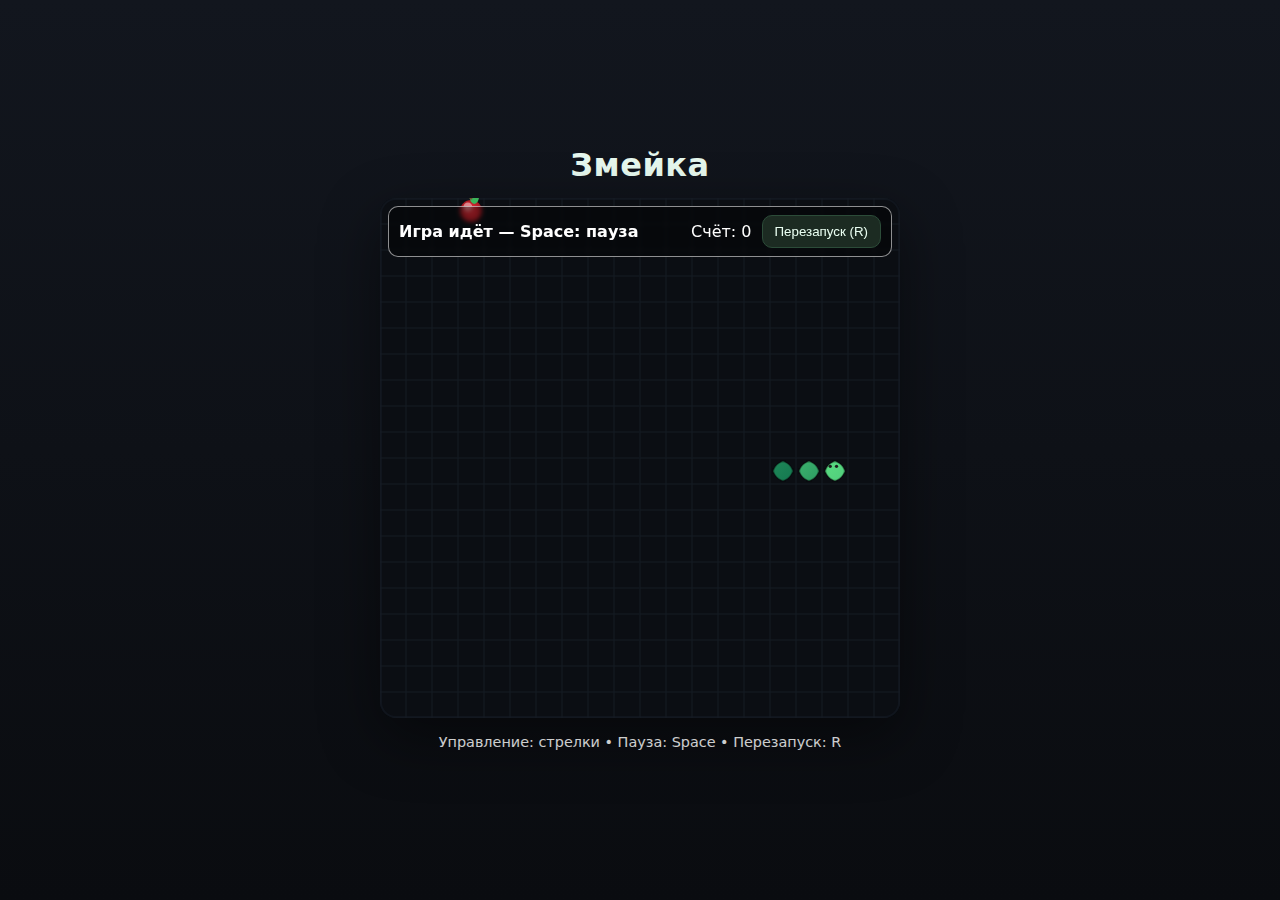
<file: index.html>
<!DOCTYPE html>
<html lang="ru">
<head>
  <meta charset="UTF-8">
  <meta name="viewport" content="width=device-width, initial-scale=1.0">
  <title>Snake — Браузерная версия (HUD сверху)</title>
  <link rel="stylesheet" href="style.css">
</head>
<body>
  <div class="wrap">
    <h1>Змейка</h1>

    <div class="game-wrap">
      <!-- HUD над змейкой -->
      <div class="hud">
        <div id="hud-status">Готово</div>
        <div class="hud-right">
          <div id="hud-score">Счёт: 0</div>
          <button id="restart">Перезапуск (R)</button>
        </div>
      </div>

      <canvas id="game" width="520" height="520"></canvas>
    </div>

    <p class="hint">Управление: стрелки • Пауза: Space • Перезапуск: R</p>
  </div>
  <script src="script.js"></script>
</body>
</html>
</file>
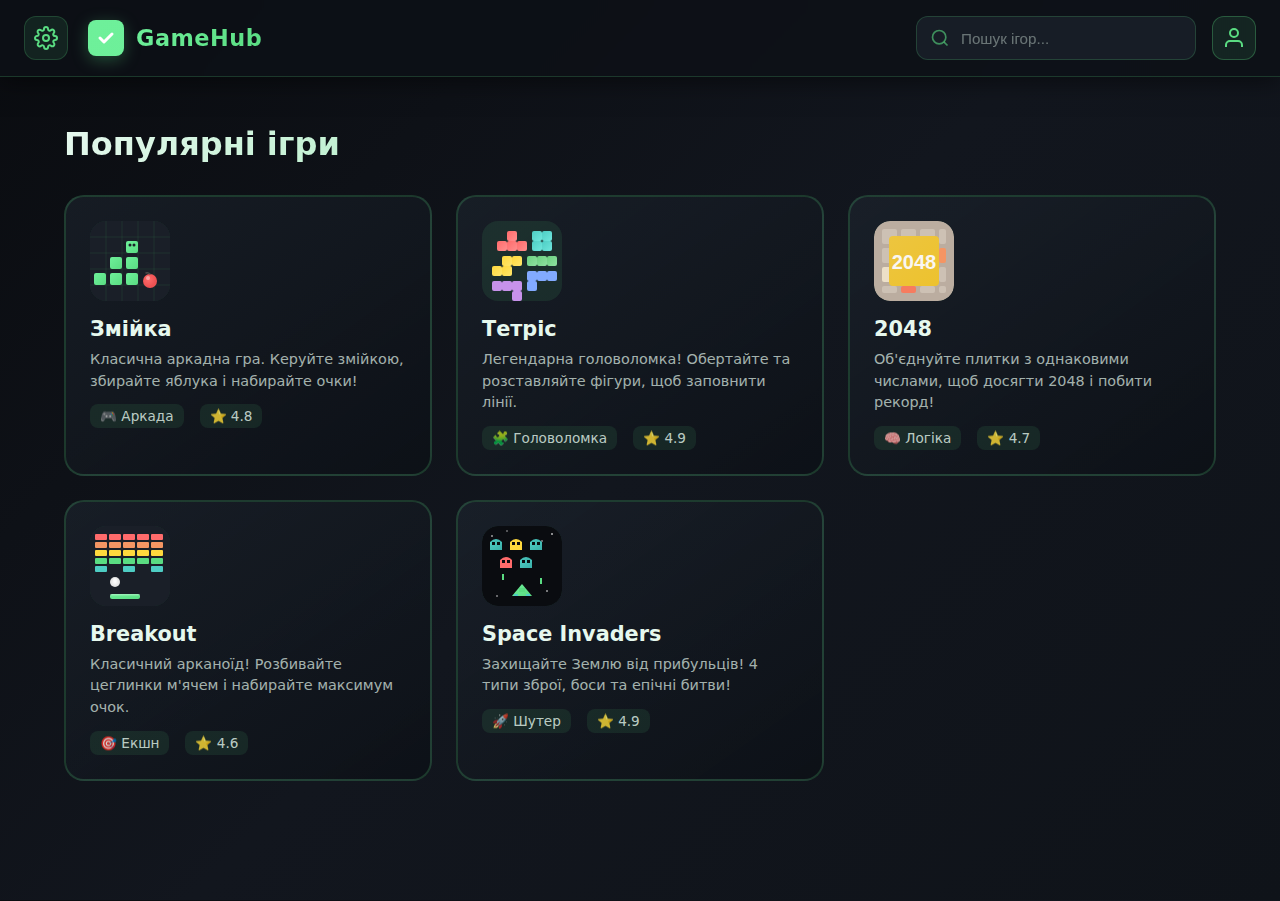
<file: Snakegame /index.html>
<!DOCTYPE html>
<html lang="uk">
<head>
  <meta charset="UTF-8">
  <meta name="viewport" content="width=device-width, initial-scale=1.0">
  <meta name="description" content="GameHub - портал браузерних ігор. Грайте в Snake, Tetris, 2048, Breakout та інші класичні ігри!">
  <meta name="theme-color" content="#5ADC82">
  <meta name="apple-mobile-web-app-capable" content="yes">
  <meta name="apple-mobile-web-app-status-bar-style" content="black-translucent">
  <meta name="apple-mobile-web-app-title" content="GameHub">
  
  <title>GameHub — Портал ігор</title>
  
  <link rel="stylesheet" href="portal.css">
  <link rel="manifest" href="manifest.json">
</head>
<body>
  <!-- Header -->
  <header class="header">
    <div class="header-left">
      <button class="menu-btn" id="menuBtn" aria-label="Меню налаштувань">
        <svg width="24" height="24" viewBox="0 0 24 24" fill="none" stroke="currentColor" stroke-width="2">
          <path d="M12 15a3 3 0 1 0 0-6 3 3 0 0 0 0 6Z"/>
          <path d="M19.4 15a1.65 1.65 0 0 0 .33 1.82l.06.06a2 2 0 0 1 0 2.83 2 2 0 0 1-2.83 0l-.06-.06a1.65 1.65 0 0 0-1.82-.33 1.65 1.65 0 0 0-1 1.51V21a2 2 0 0 1-2 2 2 2 0 0 1-2-2v-.09A1.65 1.65 0 0 0 9 19.4a1.65 1.65 0 0 0-1.82.33l-.06.06a2 2 0 0 1-2.83 0 2 2 0 0 1 0-2.83l.06-.06a1.65 1.65 0 0 0 .33-1.82 1.65 1.65 0 0 0-1.51-1H3a2 2 0 0 1-2-2 2 2 0 0 1 2-2h.09A1.65 1.65 0 0 0 4.6 9a1.65 1.65 0 0 0-.33-1.82l-.06-.06a2 2 0 0 1 0-2.83 2 2 0 0 1 2.83 0l.06.06a1.65 1.65 0 0 0 1.82.33H9a1.65 1.65 0 0 0 1-1.51V3a2 2 0 0 1 2-2 2 2 0 0 1 2 2v.09a1.65 1.65 0 0 0 1 1.51 1.65 1.65 0 0 0 1.82-.33l.06-.06a2 2 0 0 1 2.83 0 2 2 0 0 1 0 2.83l-.06.06a1.65 1.65 0 0 0-.33 1.82V9a1.65 1.65 0 0 0 1.51 1H21a2 2 0 0 1 2 2 2 2 0 0 1-2 2h-.09a1.65 1.65 0 0 0-1.51 1Z"/>
        </svg>
      </button>
      
      <div class="logo">
        <svg class="logo-icon" width="36" height="36" viewBox="0 0 36 36" fill="none" xmlns="http://www.w3.org/2000/svg">
          <rect width="36" height="36" rx="8" fill="url(#logoGradient)"/>
          <path d="M12 18L16 22L24 14" stroke="white" stroke-width="3" stroke-linecap="round" stroke-linejoin="round"/>
          <defs>
            <linearGradient id="logoGradient" x1="0" y1="0" x2="36" y2="36">
              <stop offset="0%" stop-color="#6ef09a"/>
              <stop offset="100%" stop-color="#5ADC82"/>
            </linearGradient>
          </defs>
        </svg>
        <span class="logo-text">GameHub</span>
      </div>
    </div>
    
    <div class="header-right">
      <div class="search-box">
        <svg class="search-icon" width="20" height="20" viewBox="0 0 24 24" fill="none" stroke="currentColor" stroke-width="2">
          <circle cx="11" cy="11" r="8"/>
          <path d="m21 21-4.35-4.35"/>
        </svg>
        <input type="text" class="search-input" id="searchInput" placeholder="Пошук ігор...">
      </div>
      
      <button class="profile-btn" id="profileBtn" aria-label="Профіль">
        <svg width="24" height="24" viewBox="0 0 24 24" fill="none" stroke="currentColor" stroke-width="2">
          <path d="M20 21v-2a4 4 0 0 0-4-4H8a4 4 0 0 0-4 4v2"/>
          <circle cx="12" cy="7" r="4"/>
        </svg>
      </button>
    </div>
  </header>

  <!-- Settings Menu -->
  <aside class="settings-menu" id="settingsMenu" hidden>
    <div class="settings-content">
      <div class="settings-header">
        <h2 data-i18n="settings">Налаштування</h2>
        <button class="close-btn" id="closeSettings" aria-label="Закрити">
          <svg width="24" height="24" viewBox="0 0 24 24" fill="none" stroke="currentColor" stroke-width="2">
            <line x1="18" y1="6" x2="6" y2="18"/>
            <line x1="6" y1="6" x2="18" y2="18"/>
          </svg>
        </button>
      </div>
      
      <div class="settings-body">
        <div class="setting-item">
          <label for="themeSelect">
            <span data-i18n="theme">Тема оформлення</span>
          </label>
          <select id="themeSelect" class="setting-select">
            <option value="dark" data-i18n="theme-dark">Темна</option>
            <option value="light" data-i18n="theme-light">Світла</option>
            <option value="auto" data-i18n="theme-auto">Автоматично</option>
          </select>
        </div>
        
        <div class="setting-item">
          <label for="soundToggle">
            <span data-i18n="sounds">Звуки</span>
            <input type="checkbox" id="soundToggle" class="setting-toggle" checked>
          </label>
        </div>
        
        <div class="setting-item">
          <label for="notificationsToggle">
            <span data-i18n="notifications">Сповіщення</span>
            <input type="checkbox" id="notificationsToggle" class="setting-toggle" checked>
          </label>
        </div>
        
        <div class="setting-item">
          <label for="languageSelect">
            <span data-i18n="language">Мова</span>
          </label>
          <select id="languageSelect" class="setting-select">
            <option value="uk">Українська</option>
            <option value="en">English</option>
          </select>
        </div>
      </div>
    </div>
  </aside>

  <!-- Profile Modal -->
  <div class="profile-modal" id="profileModal" hidden>
    <div class="profile-content">
      <div class="profile-header">
        <h2 data-i18n="profile">Профіль</h2>
        <button class="close-btn" id="closeProfile" aria-label="Закрити">
          <svg width="24" height="24" viewBox="0 0 24 24" fill="none" stroke="currentColor" stroke-width="2">
            <line x1="18" y1="6" x2="6" y2="18"/>
            <line x1="6" y1="6" x2="18" y2="18"/>
          </svg>
        </button>
      </div>
      
      <div class="profile-body">
        <p class="profile-subtitle" data-i18n="profile-subtitle">Увійдіть, щоб зберегти свій прогрес</p>
        
        <button class="google-signin-btn" id="googleSignIn">
          <svg class="google-icon" width="24" height="24" viewBox="0 0 24 24">
            <path fill="#4285F4" d="M22.56 12.25c0-.78-.07-1.53-.2-2.25H12v4.26h5.92c-.26 1.37-1.04 2.53-2.21 3.31v2.77h3.57c2.08-1.92 3.28-4.74 3.28-8.09z"/>
            <path fill="#34A853" d="M12 23c2.97 0 5.46-.98 7.28-2.66l-3.57-2.77c-.98.66-2.23 1.06-3.71 1.06-2.86 0-5.29-1.93-6.16-4.53H2.18v2.84C3.99 20.53 7.7 23 12 23z"/>
            <path fill="#FBBC05" d="M5.84 14.09c-.22-.66-.35-1.36-.35-2.09s.13-1.43.35-2.09V7.07H2.18C1.43 8.55 1 10.22 1 12s.43 3.45 1.18 4.93l2.85-2.22.81-.62z"/>
            <path fill="#EA4335" d="M12 5.38c1.62 0 3.06.56 4.21 1.64l3.15-3.15C17.45 2.09 14.97 1 12 1 7.7 1 3.99 3.47 2.18 7.07l3.66 2.84c.87-2.6 3.3-4.53 6.16-4.53z"/>
          </svg>
          <span data-i18n="signin-google">Увійти через Google</span>
        </button>
        
        <div class="divider"><span data-i18n="or">або</span></div>
        
        <button class="guest-btn" id="guestBtn">
          <span data-i18n="continue-guest">Продовжити як гість</span>
        </button>
      </div>
    </div>
  </div>

  <!-- Main Content -->
  <main class="main-content">
    <div class="container">
      <h1 class="section-title" data-i18n="popular-games">Популярні ігри</h1>
      
      <div class="games-grid">
        <!-- Snake -->
        <a href="games/snake/index.html" class="game-card">
          <div class="game-card-inner">
            <div class="game-icon">
              <img src="games/snake/icon.svg" alt="Змійка">
            </div>
            <div class="game-info">
              <h3 class="game-title" data-i18n="game-snake-title">Змійка</h3>
              <p class="game-description" data-i18n="game-snake-desc">Класична аркадна гра. Керуйте змійкою, збирайте яблука і набирайте очки!</p>
              <div class="game-meta">
                <span class="game-category">🎮 <span data-i18n="category-arcade">Аркада</span></span>
                <span class="game-rating">⭐ 4.8</span>
              </div>
            </div>
            <div class="play-overlay">
              <div class="play-btn">
                <svg width="32" height="32" viewBox="0 0 32 32" fill="currentColor">
                  <path d="M10 8l16 8-16 8V8z"/>
                </svg>
              </div>
            </div>
          </div>
        </a>

        <!-- Tetris -->
        <a href="games/tetris/index.html" class="game-card">
          <div class="game-card-inner">
            <div class="game-icon">
              <img src="games/tetris/icon.svg" alt="Тетріс">
            </div>
            <div class="game-info">
              <h3 class="game-title" data-i18n="game-tetris-title">Тетріс</h3>
              <p class="game-description" data-i18n="game-tetris-desc">Легендарна головоломка! Обертайте та розставляйте фігури, щоб заповнити лінії.</p>
              <div class="game-meta">
                <span class="game-category">🧩 <span data-i18n="category-puzzle">Головоломка</span></span>
                <span class="game-rating">⭐ 4.9</span>
              </div>
            </div>
            <div class="play-overlay">
              <div class="play-btn">
                <svg width="32" height="32" viewBox="0 0 32 32" fill="currentColor">
                  <path d="M10 8l16 8-16 8V8z"/>
                </svg>
              </div>
            </div>
          </div>
        </a>

        <!-- 2048 -->
        <a href="games/2048/index.html" class="game-card">
          <div class="game-card-inner">
            <div class="game-icon">
              <img src="games/2048/icon.svg" alt="2048">
            </div>
            <div class="game-info">
              <h3 class="game-title">2048</h3>
              <p class="game-description" data-i18n="game-2048-desc">Об'єднуйте плитки з однаковими числами, щоб досягти 2048 і побити рекорд!</p>
              <div class="game-meta">
                <span class="game-category">🧠 <span data-i18n="category-logic">Логіка</span></span>
                <span class="game-rating">⭐ 4.7</span>
              </div>
            </div>
            <div class="play-overlay">
              <div class="play-btn">
                <svg width="32" height="32" viewBox="0 0 32 32" fill="currentColor">
                  <path d="M10 8l16 8-16 8V8z"/>
                </svg>
              </div>
            </div>
          </div>
        </a>

        <!-- Breakout -->
        <a href="games/breakout/index.html" class="game-card">
          <div class="game-card-inner">
            <div class="game-icon">
              <img src="games/breakout/icon.svg" alt="Breakout">
            </div>
            <div class="game-info">
              <h3 class="game-title">Breakout</h3>
              <p class="game-description" data-i18n="game-breakout-desc">Класичний арканоїд! Розбивайте цеглинки м'ячем і набирайте максимум очок.</p>
              <div class="game-meta">
                <span class="game-category">🎯 <span data-i18n="category-action">Екшн</span></span>
                <span class="game-rating">⭐ 4.6</span>
              </div>
            </div>
            <div class="play-overlay">
              <div class="play-btn">
                <svg width="32" height="32" viewBox="0 0 32 32" fill="currentColor">
                  <path d="M10 8l16 8-16 8V8z"/>
                </svg>
              </div>
            </div>
          </div>
        </a>

        <!-- Space Invaders -->
        <a href="games/space-invaders/index.html" class="game-card">
          <div class="game-card-inner">
            <div class="game-icon">
              <img src="games/space-invaders/icon.svg" alt="Space Invaders">
            </div>
            <div class="game-info">
              <h3 class="game-title" data-i18n="game-space-title">Space Invaders</h3>
              <p class="game-description" data-i18n="game-space-desc">Захищайте Землю від прибульців! 4 типи зброї, боси та епічні битви!</p>
              <div class="game-meta">
                <span class="game-category">🚀 <span data-i18n="category-shooter">Шутер</span></span>
                <span class="game-rating">⭐ 4.9</span>
              </div>
            </div>
            <div class="play-overlay">
              <div class="play-btn">
                <svg width="32" height="32" viewBox="0 0 32 32" fill="currentColor">
                  <path d="M10 8l16 8-16 8V8z"/>
                </svg>
              </div>
            </div>
          </div>
        </a>
      </div>
    </div>
  </main>

  <script src="portal.js"></script>
</body>
</html>
</file>
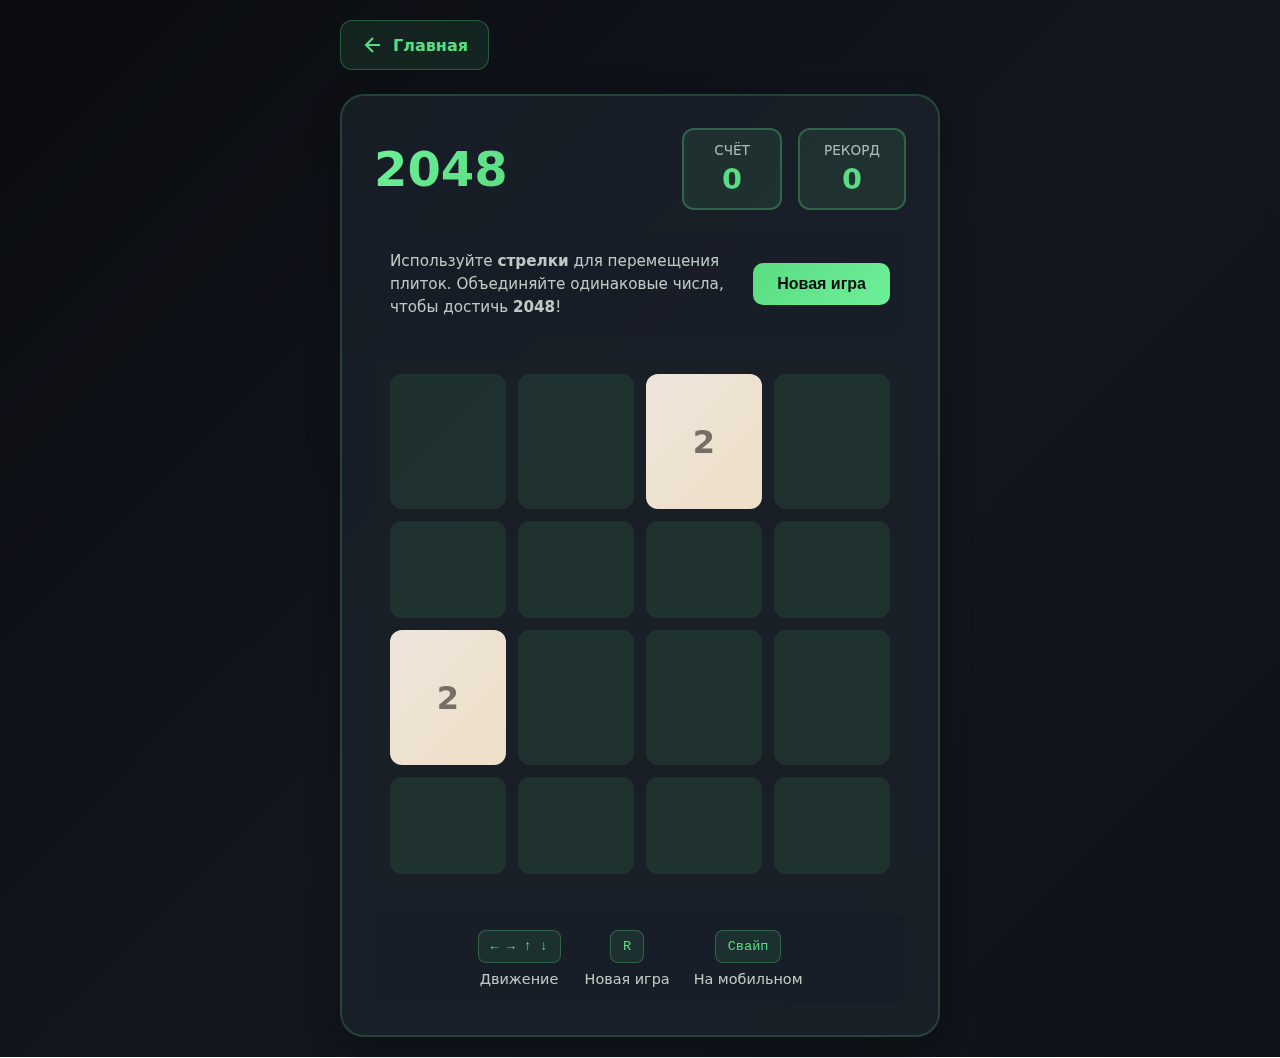
<file: Snakegame /games/2048/index.html>
<!DOCTYPE html>
<html lang="ru">
<head>
  <meta charset="UTF-8">
  <meta name="viewport" content="width=device-width, initial-scale=1.0">
  <title>2048 — GameHub</title>
  <link rel="stylesheet" href="style.css">
</head>
<body>
  <div class="container">
    <!-- Кнопка возврата -->
    <a href="../../index.html" class="back-button" aria-label="Назад на главную">
      <svg width="24" height="24" viewBox="0 0 24 24" fill="none" stroke="currentColor" stroke-width="2">
        <path d="M19 12H5M12 19l-7-7 7-7"/>
      </svg>
      <span>Главная</span>
    </a>

    <div class="game-wrapper">
      <div class="game-header">
        <h1>2048</h1>
        <div class="score-container">
          <div class="score-box">
            <div class="score-label">Счёт</div>
            <div class="score-value" id="score">0</div>
          </div>
          <div class="score-box">
            <div class="score-label">Рекорд</div>
            <div class="score-value" id="best">0</div>
          </div>
        </div>
      </div>

      <div class="game-info">
        <p>Используйте <strong>стрелки</strong> для перемещения плиток. Объединяйте одинаковые числа, чтобы достичь <strong>2048</strong>!</p>
        <button class="new-game-btn" onclick="newGame()">Новая игра</button>
      </div>

      <div class="grid-container">
        <div class="grid" id="grid"></div>
      </div>

      <div class="controls-hint">
        <div class="control-item">
          <span class="key">← → ↑ ↓</span>
          <span>Движение</span>
        </div>
        <div class="control-item">
          <span class="key">R</span>
          <span>Новая игра</span>
        </div>
        <div class="control-item">
          <span class="key">Свайп</span>
          <span>На мобильном</span>
        </div>
      </div>
    </div>

    <!-- Game Over Modal -->
    <div class="game-over-modal" id="gameOverModal" hidden>
      <div class="modal-content">
        <h2>Игра окончена!</h2>
        <p class="final-score">Ваш счёт: <span id="finalScore">0</span></p>
        <button class="restart-btn" onclick="newGame()">Играть снова</button>
      </div>
    </div>

    <!-- Win Modal -->
    <div class="win-modal" id="winModal" hidden>
      <div class="modal-content">
        <h2>🎉 Победа!</h2>
        <p>Вы достигли 2048!</p>
        <button class="continue-btn" onclick="continueGame()">Продолжить</button>
        <button class="restart-btn" onclick="newGame()">Новая игра</button>
      </div>
    </div>
  </div>

  <script src="script.js"></script>
</body>
</html>
</file>
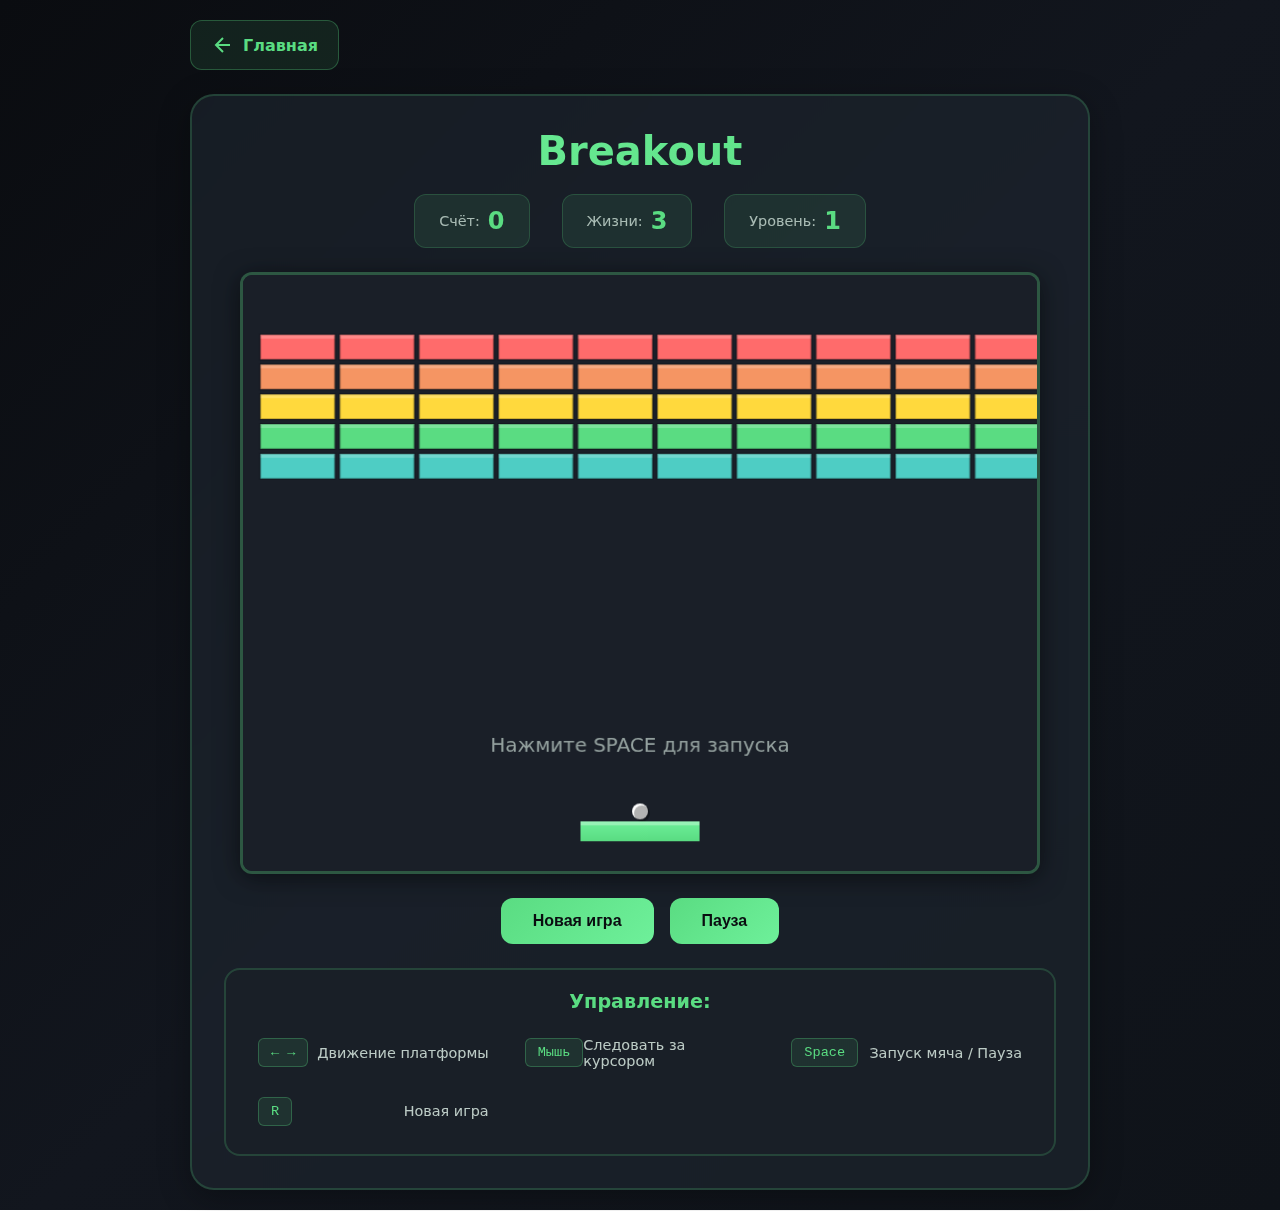
<file: Snakegame /games/breakout/index.html>
<!DOCTYPE html>
<html lang="ru">
<head>
  <meta charset="UTF-8">
  <meta name="viewport" content="width=device-width, initial-scale=1.0">
  <title>Breakout — GameHub</title>
  <link rel="stylesheet" href="style.css">
</head>
<body>
  <div class="container">
    <!-- Кнопка возврата -->
    <a href="../../index.html" class="back-button" aria-label="Назад на главную">
      <svg width="24" height="24" viewBox="0 0 24 24" fill="none" stroke="currentColor" stroke-width="2">
        <path d="M19 12H5M12 19l-7-7 7-7"/>
      </svg>
      <span>Главная</span>
    </a>

    <div class="game-wrapper">
      <div class="game-header">
        <h1>Breakout</h1>
        <div class="game-stats">
          <div class="stat-item">
            <span class="stat-label">Счёт:</span>
            <span class="stat-value" id="score">0</span>
          </div>
          <div class="stat-item">
            <span class="stat-label">Жизни:</span>
            <span class="stat-value" id="lives">3</span>
          </div>
          <div class="stat-item">
            <span class="stat-label">Уровень:</span>
            <span class="stat-value" id="level">1</span>
          </div>
        </div>
      </div>

      <canvas id="gameCanvas" width="800" height="600"></canvas>

      <div class="game-controls">
        <button class="control-btn" onclick="newGame()">Новая игра</button>
        <button class="control-btn" onclick="togglePause()">
          <span id="pauseText">Пауза</span>
        </button>
      </div>

      <div class="instructions">
        <h3>Управление:</h3>
        <div class="control-list">
          <div class="control-item">
            <span class="key">← →</span>
            <span>Движение платформы</span>
          </div>
          <div class="control-item">
            <span class="key">Мышь</span>
            <span>Следовать за курсором</span>
          </div>
          <div class="control-item">
            <span class="key">Space</span>
            <span>Запуск мяча / Пауза</span>
          </div>
          <div class="control-item">
            <span class="key">R</span>
            <span>Новая игра</span>
          </div>
        </div>
      </div>
    </div>

    <!-- Game Over Modal -->
    <div class="modal" id="gameOverModal" hidden>
      <div class="modal-content">
        <h2>Игра окончена!</h2>
        <p class="modal-score">Ваш счёт: <span id="finalScore">0</span></p>
        <button class="restart-btn" onclick="newGame()">Играть снова</button>
      </div>
    </div>

    <!-- Victory Modal -->
    <div class="modal" id="victoryModal" hidden>
      <div class="modal-content victory">
        <h2>🎉 Победа!</h2>
        <p>Уровень пройден!</p>
        <p class="modal-score">Счёт: <span id="victoryScore">0</span></p>
        <button class="restart-btn" onclick="nextLevel()">Следующий уровень</button>
      </div>
    </div>
  </div>

  <script src="script.js"></script>
</body>
</html>
</file>
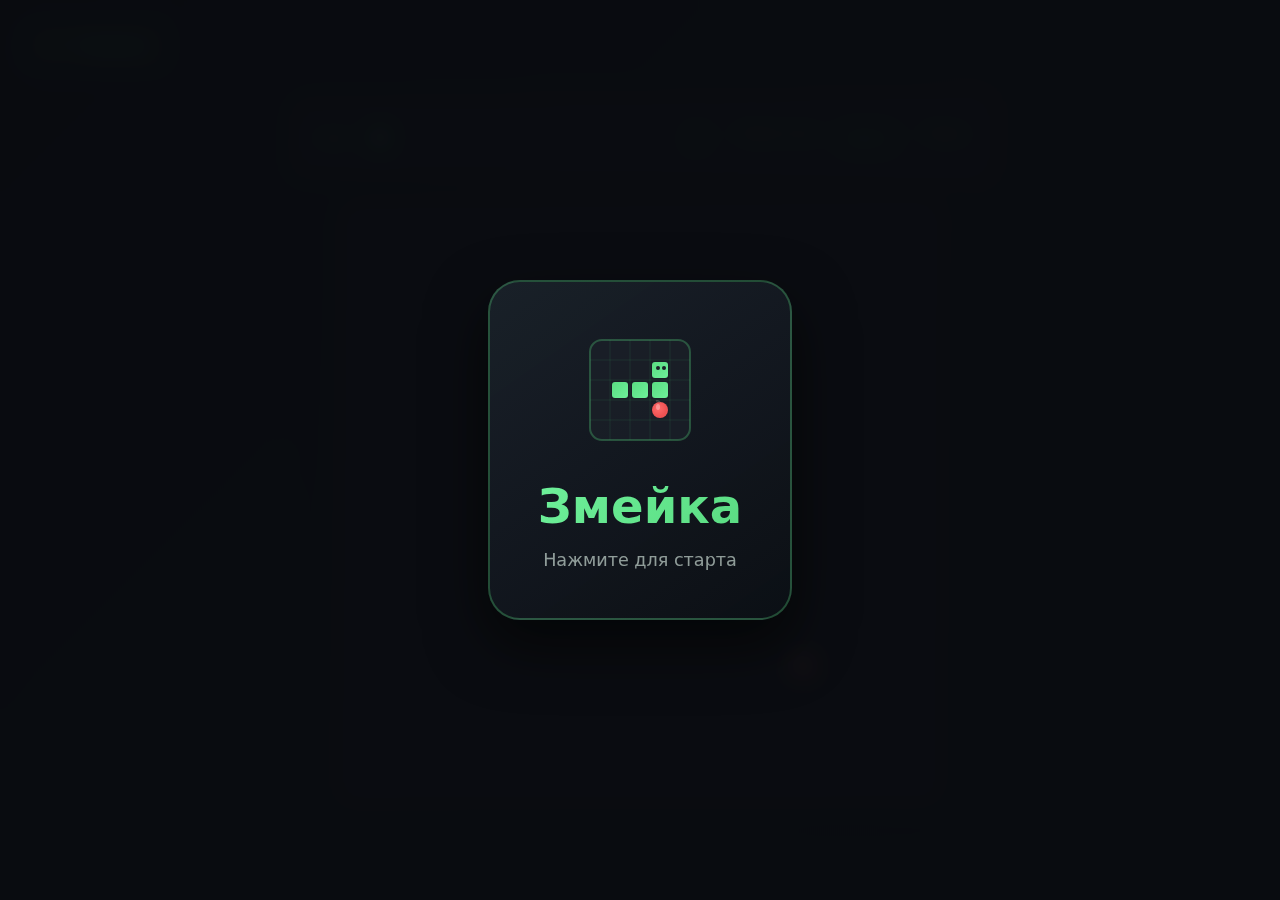
<file: Snakegame /games/snake/index.html>
<!DOCTYPE html>
<html lang="ru">
<head>
  <meta charset="UTF-8">
  <meta name="viewport" content="width=device-width, initial-scale=1.0">
  <title>Змейка — GameHub</title>
  <link rel="stylesheet" href="style.css">
</head>
<body>
  <!-- Кнопка возврата -->
  <a href="../../index.html" class="back-button" aria-label="Назад на главную">
    <svg width="24" height="24" viewBox="0 0 24 24" fill="none" stroke="currentColor" stroke-width="2">
      <path d="M19 12H5M12 19l-7-7 7-7"/>
    </svg>
    <span>Главная</span>
  </a>

  <div id="launcher" class="launch-overlay" role="button" tabindex="0">
    <div class="launch-card">
      <div class="launch-icon">
        <svg width="120" height="120" viewBox="0 0 120 120">
          <defs>
            <linearGradient id="snakeGradient" x1="0%" y1="0%" x2="100%" y2="100%">
              <stop offset="0%" style="stop-color:#5ADC82;stop-opacity:1" />
              <stop offset="100%" style="stop-color:#6ef09a;stop-opacity:1" />
            </linearGradient>
            <radialGradient id="appleGradient" cx="40%" cy="40%">
              <stop offset="0%" style="stop-color:#ff6b6b;stop-opacity:1" />
              <stop offset="100%" style="stop-color:#ee5253;stop-opacity:1" />
            </radialGradient>
          </defs>
          
          <!-- Grid background -->
          <rect x="10" y="10" width="100" height="100" rx="12" fill="rgba(26, 31, 40, 0.8)" stroke="rgba(90, 220, 130, 0.3)" stroke-width="2"/>
          
          <!-- Grid lines -->
          <path d="M 30 10 L 30 110 M 50 10 L 50 110 M 70 10 L 70 110 M 90 10 L 90 110" stroke="rgba(90, 220, 130, 0.1)" stroke-width="1"/>
          <path d="M 10 30 L 110 30 M 10 50 L 110 50 M 10 70 L 110 70 M 10 90 L 110 90" stroke="rgba(90, 220, 130, 0.1)" stroke-width="1"/>
          
          <!-- Snake body -->
          <rect x="32" y="52" width="16" height="16" rx="3" fill="url(#snakeGradient)"/>
          <rect x="52" y="52" width="16" height="16" rx="3" fill="url(#snakeGradient)"/>
          <rect x="72" y="52" width="16" height="16" rx="3" fill="url(#snakeGradient)"/>
          
          <!-- Snake head -->
          <rect x="72" y="32" width="16" height="16" rx="3" fill="url(#snakeGradient)"/>
          
          <!-- Snake eyes -->
          <circle cx="78" cy="38" r="2" fill="#1a1f28"/>
          <circle cx="84" cy="38" r="2" fill="#1a1f28"/>
          
          <!-- Apple -->
          <circle cx="80" cy="80" r="8" fill="url(#appleGradient)"/>
          <path d="M 80 72 Q 78 70 76 71" stroke="#4a4a4a" stroke-width="1.5" fill="none"/>
          <ellipse cx="78" cy="77" rx="2" ry="3" fill="rgba(255, 255, 255, 0.3)"/>
        </svg>
      </div>
      <h1 class="launch-title">Змейка</h1>
      <div class="launch-subtitle">Нажмите для старта</div>
    </div>
  </div>

  <div class="game-container">
    <div class="game-header">
      <div class="score-box">
        <span class="score-label">Счёт:</span>
        <span id="score" class="score-value">0</span>
      </div>
      <div class="controls-info">
        <span class="control-key">R</span> - Новая игра
        <span class="control-key">Space</span> - Пауза
      </div>
    </div>
    
    <canvas id="gameCanvas" width="600" height="600"></canvas>
    
    <div id="gameOver" class="game-over" hidden>
      <div class="game-over-content">
        <h2>Игра окончена!</h2>
        <p class="final-score">Счёт: <span id="finalScore">0</span></p>
        <button class="restart-btn" onclick="newGame()">Играть снова</button>
      </div>
    </div>
  </div>

  <script src="script.js"></script>
</body>
</html>
</file>
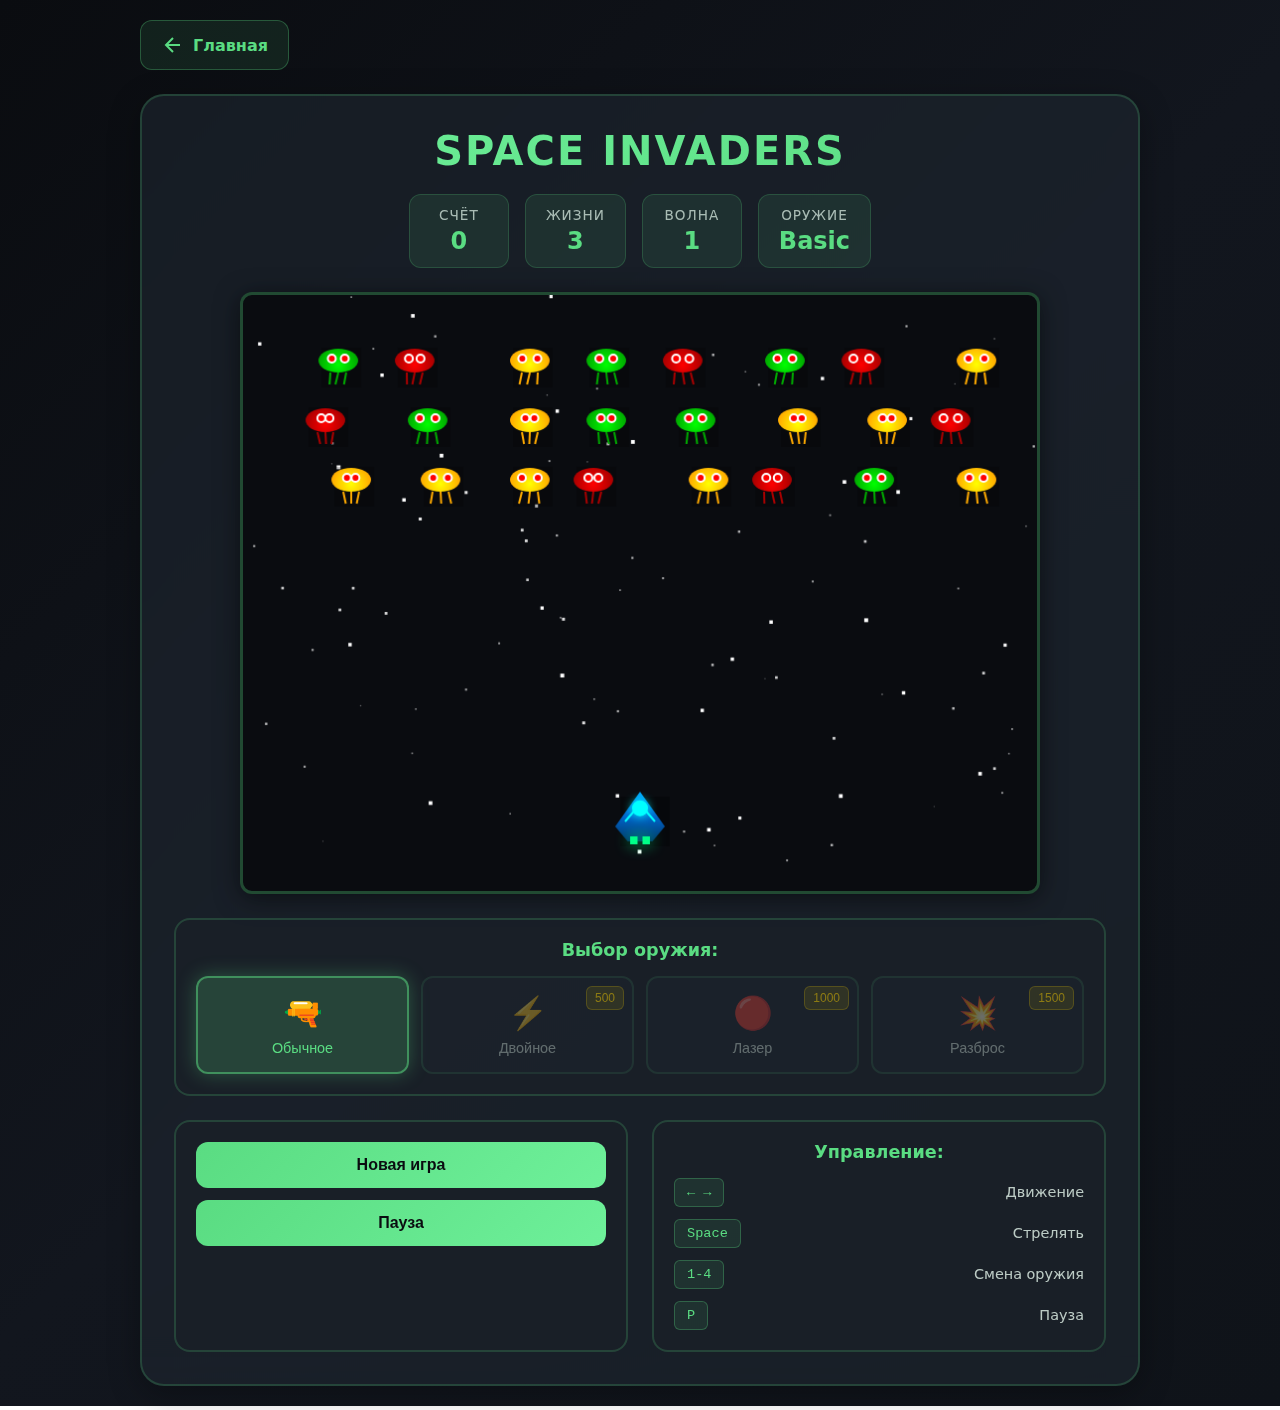
<file: Snakegame /games/space-invaders/index.html>
<!DOCTYPE html>
<html lang="ru">
<head>
  <meta charset="UTF-8">
  <meta name="viewport" content="width=device-width, initial-scale=1.0">
  <title>Space Invaders — GameHub</title>
  <link rel="stylesheet" href="style.css">
</head>
<body>
  <div class="container">
    <!-- Кнопка возврата -->
    <a href="../../index.html" class="back-button" aria-label="Назад на главную">
      <svg width="24" height="24" viewBox="0 0 24 24" fill="none" stroke="currentColor" stroke-width="2">
        <path d="M19 12H5M12 19l-7-7 7-7"/>
      </svg>
      <span>Главная</span>
    </a>

    <div class="game-wrapper">
      <div class="game-header">
        <h1>Space Invaders</h1>
        <div class="stats-container">
          <div class="stat-box">
            <div class="stat-label">Счёт</div>
            <div class="stat-value" id="score">0</div>
          </div>
          <div class="stat-box">
            <div class="stat-label">Жизни</div>
            <div class="stat-value" id="lives">3</div>
          </div>
          <div class="stat-box">
            <div class="stat-label">Волна</div>
            <div class="stat-value" id="wave">1</div>
          </div>
          <div class="stat-box">
            <div class="stat-label">Оружие</div>
            <div class="stat-value" id="weapon">Basic</div>
          </div>
        </div>
      </div>

      <canvas id="gameCanvas" width="800" height="600"></canvas>

      <div class="controls-panel">
        <div class="weapon-select">
          <h3>Выбор оружия:</h3>
          <div class="weapons-grid">
            <button class="weapon-btn active" data-weapon="basic">
              <span class="weapon-icon">🔫</span>
              <span>Обычное</span>
            </button>
            <button class="weapon-btn locked" data-weapon="double">
              <span class="weapon-icon">⚡</span>
              <span>Двойное</span>
              <span class="weapon-cost">500</span>
            </button>
            <button class="weapon-btn locked" data-weapon="laser">
              <span class="weapon-icon">🔴</span>
              <span>Лазер</span>
              <span class="weapon-cost">1000</span>
            </button>
            <button class="weapon-btn locked" data-weapon="spread">
              <span class="weapon-icon">💥</span>
              <span>Разброс</span>
              <span class="weapon-cost">1500</span>
            </button>
          </div>
        </div>

        <div class="game-controls">
          <button class="control-btn" id="restartBtn">Новая игра</button>
          <button class="control-btn" id="pauseBtn">Пауза</button>
        </div>

        <div class="instructions">
          <h3>Управление:</h3>
          <div class="control-list">
            <div class="control-item">
              <span class="key">← →</span>
              <span>Движение</span>
            </div>
            <div class="control-item">
              <span class="key">Space</span>
              <span>Стрелять</span>
            </div>
            <div class="control-item">
              <span class="key">1-4</span>
              <span>Смена оружия</span>
            </div>
            <div class="control-item">
              <span class="key">P</span>
              <span>Пауза</span>
            </div>
          </div>
        </div>
      </div>
    </div>

    <!-- Game Over Modal -->
    <div class="modal" id="gameOverModal" hidden>
      <div class="modal-content">
        <h2>Игра окончена!</h2>
        <p class="modal-text">Волна: <span id="finalWave">1</span></p>
        <p class="modal-score">Счёт: <span id="finalScore">0</span></p>
        <button class="restart-btn" id="retryBtn">Играть снова</button>
      </div>
    </div>

    <!-- Victory Modal -->
    <div class="modal" id="victoryModal" hidden>
      <div class="modal-content victory">
        <h2>🎉 Волна пройдена!</h2>
        <p class="modal-text">Подготовьтесь к следующей волне!</p>
        <p class="modal-score">Счёт: <span id="waveScore">0</span></p>
        <button class="restart-btn" id="nextWaveBtn">Продолжить</button>
      </div>
    </div>

    <!-- Boss Alert Modal -->
    <div class="modal boss-alert" id="bossModal" hidden>
      <div class="modal-content boss">
        <h2>⚠️ БОСС!</h2>
        <p class="modal-text">Приготовьтесь к схватке!</p>
        <div class="boss-timer" id="bossTimer">3</div>
      </div>
    </div>
  </div>

  <script src="script.js"></script>
</body>
</html>
</file>
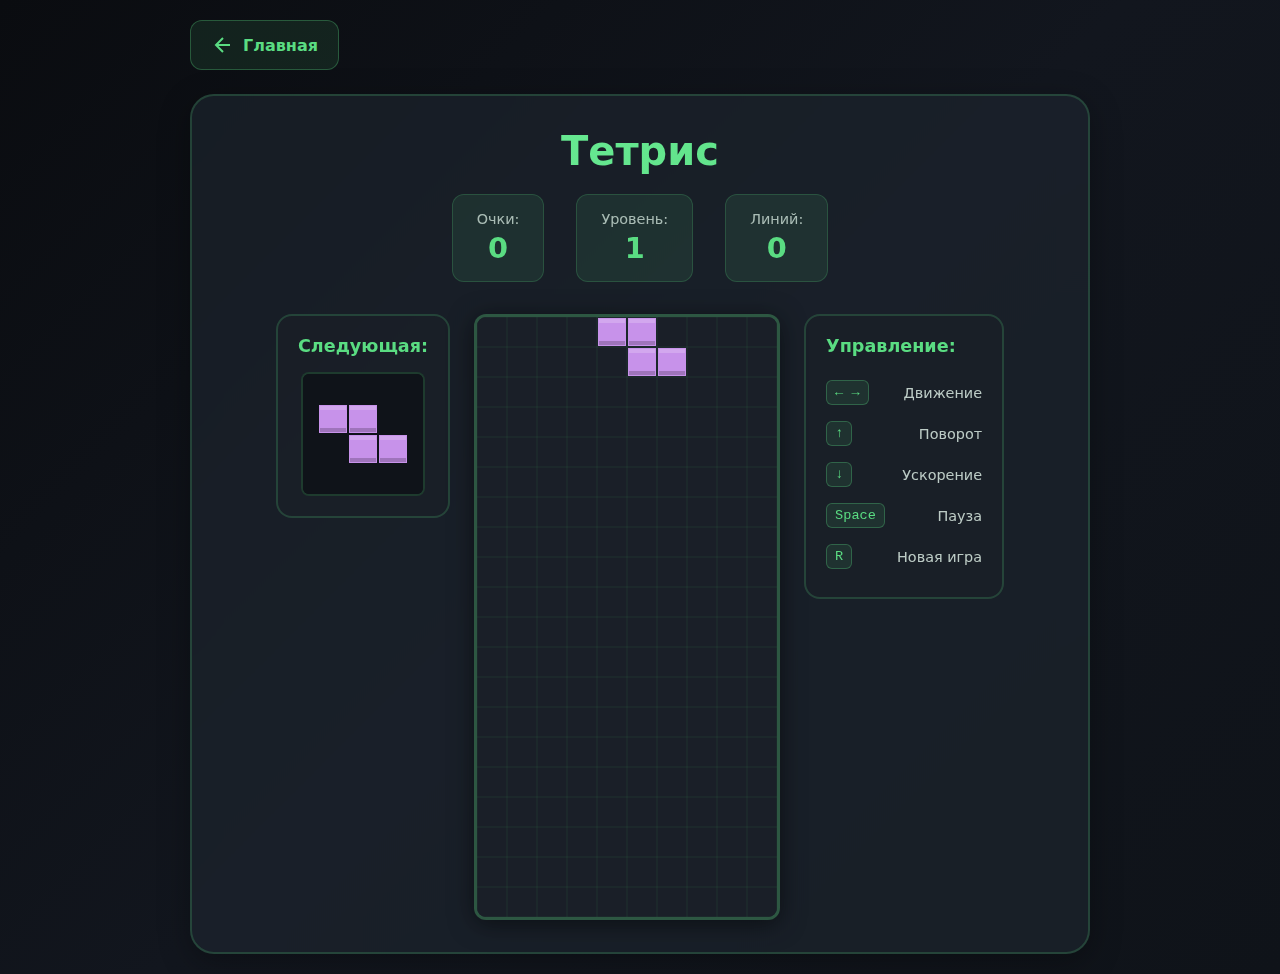
<file: Snakegame /games/tetris/index.html>
<!DOCTYPE html>
<html lang="ru">
<head>
  <meta charset="UTF-8">
  <meta name="viewport" content="width=device-width, initial-scale=1.0">
  <title>Тетрис — GameHub</title>
  <link rel="stylesheet" href="style.css">
</head>
<body>
  <div class="container">
    <!-- Кнопка возврата -->
    <a href="../../index.html" class="back-button" aria-label="Назад на главную">
      <svg width="24" height="24" viewBox="0 0 24 24" fill="none" stroke="currentColor" stroke-width="2">
        <path d="M19 12H5M12 19l-7-7 7-7"/>
      </svg>
      <span>Главная</span>
    </a>

    <div class="game-wrapper">
      <div class="game-header">
        <h1>Тетрис</h1>
        <div class="score-board">
          <div class="score-item">
            <span class="score-label">Очки:</span>
            <span class="score-value" id="score">0</span>
          </div>
          <div class="score-item">
            <span class="score-label">Уровень:</span>
            <span class="score-value" id="level">1</span>
          </div>
          <div class="score-item">
            <span class="score-label">Линий:</span>
            <span class="score-value" id="lines">0</span>
          </div>
        </div>
      </div>

      <div class="game-area">
        <div class="next-piece">
          <h3>Следующая:</h3>
          <canvas id="nextCanvas" width="120" height="120"></canvas>
        </div>
        
        <canvas id="gameCanvas" width="300" height="600"></canvas>
        
        <div class="controls">
          <h3>Управление:</h3>
          <div class="control-item">
            <span class="key">← →</span>
            <span>Движение</span>
          </div>
          <div class="control-item">
            <span class="key">↑</span>
            <span>Поворот</span>
          </div>
          <div class="control-item">
            <span class="key">↓</span>
            <span>Ускорение</span>
          </div>
          <div class="control-item">
            <span class="key">Space</span>
            <span>Пауза</span>
          </div>
          <div class="control-item">
            <span class="key">R</span>
            <span>Новая игра</span>
          </div>
        </div>
      </div>

      <div class="game-overlay" id="gameOver" hidden>
        <div class="overlay-content">
          <h2>Игра окончена!</h2>
          <p class="final-score">Счёт: <span id="finalScore">0</span></p>
          <button class="restart-btn" onclick="newGame()">Играть снова</button>
        </div>
      </div>
    </div>
  </div>

  <script src="script.js"></script>
</body>
</html>
</file>
<file: style.css>
* { box-sizing: border-box; }
html, body { height: 100%; margin: 0; font-family: system-ui, -apple-system, Segoe UI, Roboto, sans-serif; }
body {
  display: grid;
  place-items: center;
  background: linear-gradient(#12161E, #0A0C10);
  color: #fff;
}
.wrap { text-align: center; width: min(92vw, 620px); }
h1 { font-weight: 700; margin: 10px 0 14px; color: #e6f8ee; letter-spacing: .5px; }

.game-wrap { position: relative; display: inline-block; }
canvas {
  background: #0b0e13;
  border-radius: 16px;
  box-shadow: 0 20px 60px rgba(0,0,0,.45), inset 0 0 0 2px #10151d;
  display: block;
}

/* HUD поверх канваса, сверху */
.hud {
  position: absolute;
  top: 8px;
  left: 8px;
  right: 8px;
  display: flex;
  justify-content: space-between;
  align-items: center;
  gap: 12px;
  padding: 8px 10px;
  background: rgba(0,0,0,.42);
  border: 1px solid rgba(255,255,255,.55);
  border-radius: 10px;
  backdrop-filter: blur(2px);
}
.hud #hud-status { font-weight: 700; text-align: left; }
.hud .hud-right { display: flex; align-items: center; gap: 10px; }
#restart {
  background: #1c2b22; color: #eafff2; border: 1px solid #2c4c39; border-radius: 10px;
  padding: 8px 12px; cursor: pointer;
}
#restart:hover { filter: brightness(1.05); }

.hint { opacity: .8; font-size: .9rem; margin-top: 12px; }
</file>
<file: Snakegame /portal.css>
* {
  box-sizing: border-box;
  margin: 0;
  padding: 0;
}

html, body {
  height: 100%;
  font-family: system-ui, -apple-system, 'Segoe UI', Roboto, sans-serif;
}

/* === ТЕМЫ === */
:root {
  /* Тёмная тема (по умолчанию) */
  --bg-gradient-start: #0a0c10;
  --bg-gradient-mid: #12161e;
  --bg-gradient-end: #0f1319;
  --text-primary: #e6f8ee;
  --text-secondary: rgba(230, 248, 238, 0.7);
  --text-muted: rgba(230, 248, 238, 0.4);
  --accent-primary: #5ADC82;
  --accent-secondary: #6ef09a;
  --surface-primary: rgba(30, 38, 48, 0.6);
  --surface-secondary: rgba(12, 16, 22, 0.8);
  --surface-hover: rgba(30, 38, 48, 0.8);
  --border-primary: rgba(90, 220, 130, 0.2);
  --border-hover: rgba(90, 220, 130, 0.5);
  --shadow-color: rgba(0, 0, 0, 0.5);
  --card-bg: linear-gradient(145deg, rgba(30, 38, 48, 0.6), rgba(12, 16, 22, 0.8));
}

/* Светлая тема */
body.light-theme {
  --bg-gradient-start: #f0f4f8;
  --bg-gradient-mid: #e2e8f0;
  --bg-gradient-end: #cbd5e1;
  --text-primary: #1e293b;
  --text-secondary: #475569;
  --text-muted: #94a3b8;
  --accent-primary: #10b981;
  --accent-secondary: #34d399;
  --surface-primary: rgba(255, 255, 255, 0.9);
  --surface-secondary: rgba(248, 250, 252, 0.95);
  --surface-hover: rgba(241, 245, 249, 1);
  --border-primary: rgba(16, 185, 129, 0.3);
  --border-hover: rgba(16, 185, 129, 0.6);
  --shadow-color: rgba(0, 0, 0, 0.1);
  --card-bg: linear-gradient(145deg, rgba(255, 255, 255, 0.95), rgba(248, 250, 252, 0.9));
}

body {
  background: linear-gradient(135deg, var(--bg-gradient-start) 0%, var(--bg-gradient-mid) 50%, var(--bg-gradient-end) 100%);
  color: var(--text-primary);
  overflow-x: hidden;
  transition: background 0.3s ease, color 0.3s ease;
}

/* === ХЕДЕР === */
.header {
  position: sticky;
  top: 0;
  z-index: 100;
  display: flex;
  justify-content: space-between;
  align-items: center;
  padding: 16px 24px;
  background: var(--surface-secondary);
  backdrop-filter: blur(12px);
  border-bottom: 1px solid var(--border-primary);
  box-shadow: 0 4px 24px var(--shadow-color);
  transition: all 0.3s ease;
}

.header-left {
  display: flex;
  align-items: center;
  gap: 20px;
}

.header-right {
  display: flex;
  align-items: center;
  gap: 16px;
}

/* Кнопка меню */
.menu-btn {
  width: 44px;
  height: 44px;
  display: grid;
  place-items: center;
  background: rgba(90, 220, 130, 0.1);
  border: 1px solid var(--border-primary);
  border-radius: 12px;
  color: var(--accent-primary);
  cursor: pointer;
  transition: all 0.3s ease;
}

.menu-btn:hover {
  background: rgba(90, 220, 130, 0.2);
  border-color: var(--border-hover);
  transform: scale(1.1);
  box-shadow: 0 0 20px rgba(90, 220, 130, 0.4);
}

.menu-btn svg {
  transition: transform 0.5s ease;
}

.menu-btn:hover svg {
  transform: rotate(180deg);
}

@keyframes rotate-gear {
  from {
    transform: rotate(0deg);
  }
  to {
    transform: rotate(360deg);
  }
}

.menu-btn:hover svg {
  animation: rotate-gear 2s linear infinite;
}

/* Логотип */
.logo {
  display: flex;
  align-items: center;
  gap: 12px;
}

.logo-icon {
  filter: drop-shadow(0 4px 8px rgba(90, 220, 130, 0.3));
}

.logo-text {
  font-size: 1.4rem;
  font-weight: 700;
  background: linear-gradient(135deg, #6ef09a, #5ADC82);
  -webkit-background-clip: text;
  -webkit-text-fill-color: transparent;
  background-clip: text;
  letter-spacing: 0.5px;
}

/* Поиск */
.search-box {
  position: relative;
  display: flex;
  align-items: center;
}

.search-icon {
  position: absolute;
  left: 14px;
  color: rgba(90, 220, 130, 0.6);
  pointer-events: none;
}

.search-input {
  width: 280px;
  height: 44px;
  padding: 0 16px 0 44px;
  background: rgba(30, 38, 48, 0.6);
  border: 1px solid rgba(90, 220, 130, 0.2);
  border-radius: 12px;
  color: #e6f8ee;
  font-size: 0.95rem;
  transition: all 0.3s ease;
}

.search-input::placeholder {
  color: rgba(230, 248, 238, 0.4);
}

.search-input:focus {
  outline: none;
  border-color: rgba(90, 220, 130, 0.5);
  background: rgba(30, 38, 48, 0.8);
  box-shadow: 0 0 0 3px rgba(90, 220, 130, 0.1);
}

/* Кнопка профиля */
.profile-btn {
  width: 44px;
  height: 44px;
  display: grid;
  place-items: center;
  background: rgba(90, 220, 130, 0.1);
  border: 1px solid rgba(90, 220, 130, 0.3);
  border-radius: 12px;
  color: #5ADC82;
  cursor: pointer;
  transition: all 0.3s ease;
}

.profile-btn:hover {
  background: rgba(90, 220, 130, 0.2);
  border-color: rgba(90, 220, 130, 0.5);
  transform: scale(1.1);
  box-shadow: 0 0 20px rgba(90, 220, 130, 0.4);
}

/* === МЕНЮ НАСТРОЕК === */
.settings-menu {
  position: fixed;
  top: 0;
  left: 0;
  bottom: 0;
  width: 360px;
  background: rgba(18, 22, 30, 0.98);
  backdrop-filter: blur(16px);
  border-right: 1px solid rgba(90, 220, 130, 0.2);
  box-shadow: 4px 0 24px rgba(0, 0, 0, 0.5);
  z-index: 200;
  transform: translateX(-100%);
  transition: transform 0.3s cubic-bezier(0.4, 0, 0.2, 1);
}

.settings-menu:not([hidden]) {
  transform: translateX(0);
}

.settings-content {
  display: flex;
  flex-direction: column;
  height: 100%;
}

.settings-header {
  display: flex;
  justify-content: space-between;
  align-items: center;
  padding: 24px;
  border-bottom: 1px solid rgba(90, 220, 130, 0.15);
}

.settings-header h2 {
  font-size: 1.5rem;
  color: #e6f8ee;
}

.close-btn {
  width: 36px;
  height: 36px;
  display: grid;
  place-items: center;
  background: transparent;
  border: none;
  border-radius: 8px;
  color: rgba(230, 248, 238, 0.7);
  cursor: pointer;
  transition: all 0.2s ease;
}

.close-btn:hover {
  background: rgba(90, 220, 130, 0.1);
  color: #5ADC82;
  transform: scale(1.1);
}

.settings-body {
  flex: 1;
  padding: 24px;
  overflow-y: auto;
}

.setting-item {
  margin-bottom: 24px;
}

.setting-item label {
  display: flex;
  justify-content: space-between;
  align-items: center;
  font-size: 1rem;
  color: #e6f8ee;
  margin-bottom: 8px;
}

.setting-select {
  width: 100%;
  height: 44px;
  padding: 0 16px;
  background: rgba(30, 38, 48, 0.6);
  border: 1px solid rgba(90, 220, 130, 0.2);
  border-radius: 12px;
  color: #e6f8ee;
  font-size: 0.95rem;
  cursor: pointer;
  transition: all 0.3s ease;
}

.setting-select:focus {
  outline: none;
  border-color: rgba(90, 220, 130, 0.5);
  box-shadow: 0 0 0 3px rgba(90, 220, 130, 0.1);
}

/* Toggle switch */
.setting-toggle {
  position: relative;
  width: 52px;
  height: 28px;
  appearance: none;
  background: rgba(30, 38, 48, 0.6);
  border: 1px solid rgba(90, 220, 130, 0.2);
  border-radius: 14px;
  cursor: pointer;
  transition: all 0.3s ease;
}

.setting-toggle::before {
  content: '';
  position: absolute;
  top: 2px;
  left: 2px;
  width: 22px;
  height: 22px;
  background: #e6f8ee;
  border-radius: 50%;
  transition: all 0.3s ease;
}

.setting-toggle:checked {
  background: rgba(90, 220, 130, 0.3);
  border-color: rgba(90, 220, 130, 0.5);
}

.setting-toggle:checked::before {
  left: 26px;
  background: #5ADC82;
}

/* === МОДАЛЬНОЕ ОКНО ПРОФИЛЯ === */
.profile-modal {
  position: fixed;
  inset: 0;
  display: grid;
  place-items: center;
  background: rgba(8, 10, 12, 0.9);
  backdrop-filter: blur(8px);
  z-index: 300;
  animation: fadeIn 0.3s ease;
}

.profile-modal[hidden] {
  display: none;
}

.profile-content {
  width: min(92vw, 460px);
  background: linear-gradient(145deg, rgba(30, 38, 48, 0.9), rgba(12, 16, 22, 0.95));
  border: 2px solid rgba(90, 220, 130, 0.3);
  border-radius: 24px;
  box-shadow: 0 24px 60px rgba(0, 0, 0, 0.6);
  animation: scaleIn 0.3s cubic-bezier(0.34, 1.56, 0.64, 1);
}

.profile-header {
  display: flex;
  justify-content: space-between;
  align-items: center;
  padding: 24px;
  border-bottom: 1px solid rgba(90, 220, 130, 0.15);
}

.profile-header h2 {
  font-size: 1.5rem;
  color: #e6f8ee;
}

.profile-body {
  padding: 32px 24px;
}

.profile-subtitle {
  color: rgba(230, 248, 238, 0.7);
  font-size: 0.95rem;
  margin-bottom: 24px;
  text-align: center;
}

.google-signin-btn {
  width: 100%;
  height: 52px;
  display: flex;
  align-items: center;
  justify-content: center;
  gap: 12px;
  background: #ffffff;
  border: none;
  border-radius: 12px;
  color: #3c4043;
  font-size: 1rem;
  font-weight: 600;
  cursor: pointer;
  transition: all 0.2s ease;
  box-shadow: 0 2px 8px rgba(0, 0, 0, 0.15);
}

.google-signin-btn:hover {
  background: #f8f9fa;
  transform: scale(1.05);
  box-shadow: 0 4px 16px rgba(0, 0, 0, 0.25);
}

.google-icon {
  flex-shrink: 0;
}

.divider {
  display: flex;
  align-items: center;
  gap: 16px;
  margin: 24px 0;
  color: rgba(230, 248, 238, 0.4);
  font-size: 0.9rem;
}

.divider::before,
.divider::after {
  content: '';
  flex: 1;
  height: 1px;
  background: rgba(90, 220, 130, 0.2);
}

.guest-btn {
  width: 100%;
  height: 52px;
  background: rgba(90, 220, 130, 0.1);
  border: 1px solid rgba(90, 220, 130, 0.3);
  border-radius: 12px;
  color: #5ADC82;
  font-size: 1rem;
  font-weight: 600;
  cursor: pointer;
  transition: all 0.2s ease;
}

.guest-btn:hover {
  background: rgba(90, 220, 130, 0.2);
  border-color: rgba(90, 220, 130, 0.5);
  transform: scale(1.05);
  box-shadow: 0 0 20px rgba(90, 220, 130, 0.4);
}

/* === ОСНОВНОЙ КОНТЕНТ === */
.main-content {
  padding: 48px 0;
  min-height: calc(100vh - 76px);
}

.container {
  max-width: 1200px;
  margin: 0 auto;
  padding: 0 24px;
}

.section-title {
  font-size: 2rem;
  font-weight: 700;
  margin-bottom: 32px;
  background: linear-gradient(135deg, #e6f8ee, #5ADC82);
  -webkit-background-clip: text;
  -webkit-text-fill-color: transparent;
  background-clip: text;
}

/* === СЕТКА ИГР === */
.games-grid {
  display: grid;
  grid-template-columns: repeat(auto-fill, minmax(320px, 1fr));
  gap: 24px;
}

/* === КАРТОЧКА ИГРЫ === */
.game-card {
  position: relative;
  display: block;
  background: linear-gradient(145deg, rgba(30, 38, 48, 0.6), rgba(12, 16, 22, 0.8));
  border: 2px solid rgba(90, 220, 130, 0.2);
  border-radius: 20px;
  overflow: hidden;
  text-decoration: none;
  color: inherit;
  transition: all 0.3s cubic-bezier(0.4, 0, 0.2, 1);
  cursor: pointer;
}

.game-card:hover {
  transform: scale(1.05);
  border-color: rgba(90, 220, 130, 0.5);
  box-shadow: 0 8px 32px rgba(90, 220, 130, 0.3);
}

.game-card.coming-soon {
  opacity: 0.6;
  cursor: not-allowed;
}

.game-card.coming-soon:hover {
  transform: none;
  box-shadow: none;
}

.game-card-inner {
  padding: 24px;
  display: flex;
  flex-direction: column;
  gap: 16px;
}

.game-icon {
  width: 80px;
  height: 80px;
  display: grid;
  place-items: center;
  background: rgba(90, 220, 130, 0.1);
  border-radius: 16px;
  overflow: hidden;
}

.game-icon img {
  width: 100%;
  height: 100%;
  object-fit: cover;
}

.game-icon.placeholder {
  color: rgba(90, 220, 130, 0.4);
}

.game-info {
  flex: 1;
}

.game-title {
  font-size: 1.3rem;
  font-weight: 700;
  margin-bottom: 8px;
  color: #e6f8ee;
}

.game-description {
  font-size: 0.9rem;
  line-height: 1.5;
  color: rgba(230, 248, 238, 0.7);
  margin-bottom: 12px;
}

.game-meta {
  display: flex;
  gap: 16px;
  font-size: 0.85rem;
}

.game-category,
.game-rating {
  padding: 4px 10px;
  background: rgba(90, 220, 130, 0.1);
  border-radius: 8px;
  color: rgba(230, 248, 238, 0.8);
}

/* Оверлей "Играть" */
.play-overlay {
  position: absolute;
  top: 0;
  left: 0;
  right: 0;
  bottom: 0;
  width: 100%;
  height: 100%;
  display: grid;
  place-items: center;
  background: rgba(90, 220, 130, 0.95);
  opacity: 0;
  transition: opacity 0.3s ease;
  pointer-events: none;
  border-radius: 20px;
}

.game-card:hover .play-overlay {
  opacity: 1;
}

.game-card.coming-soon .play-overlay {
  display: none;
}

.play-btn {
  width: 80px;
  height: 80px;
  display: grid;
  place-items: center;
  background: rgba(255, 255, 255, 0.95);
  border-radius: 50%;
  color: #5ADC82;
  box-shadow: 0 8px 24px rgba(0, 0, 0, 0.3);
  transform: scale(0.9);
  transition: transform 0.3s ease;
}

.game-card:hover .play-btn {
  transform: scale(1);
}

/* === АНИМАЦИИ === */
@keyframes fadeIn {
  from { opacity: 0; }
  to { opacity: 1; }
}

@keyframes scaleIn {
  0% {
    transform: scale(0.5);
    opacity: 0;
  }
  50% {
    transform: scale(1.02);
  }
  100% {
    transform: scale(1);
    opacity: 1;
  }
}

/* Smooth scroll */
html {
  scroll-behavior: smooth;
}

/* === АДАПТИВНОСТЬ === */
@media (max-width: 768px) {
  .header {
    padding: 12px 16px;
  }

  .logo-text {
    display: none;
  }

  .search-input {
    width: 200px;
  }

  .settings-menu {
    width: 100%;
    max-width: 360px;
  }

  .games-grid {
    grid-template-columns: 1fr;
  }

  .section-title {
    font-size: 1.5rem;
  }
}

@media (max-width: 480px) {
  .search-box {
    display: none;
  }
}
</file>
<file: Snakegame /games/2048/style.css>
* {
  box-sizing: border-box;
  margin: 0;
  padding: 0;
}

body {
  font-family: system-ui, -apple-system, 'Segoe UI', Roboto, sans-serif;
  background: linear-gradient(135deg, #0a0c10 0%, #12161e 50%, #0f1319 100%);
  color: #e6f8ee;
  min-height: 100vh;
  display: flex;
  align-items: center;
  justify-content: center;
  padding: 20px;
}

.container {
  width: 100%;
  max-width: 600px;
}

/* Кнопка возврата */
.back-button {
  display: inline-flex;
  align-items: center;
  gap: 8px;
  padding: 12px 20px;
  background: rgba(90, 220, 130, 0.1);
  border: 1px solid rgba(90, 220, 130, 0.3);
  border-radius: 12px;
  color: #5ADC82;
  text-decoration: none;
  font-size: 1rem;
  font-weight: 600;
  transition: all 0.3s ease;
  margin-bottom: 24px;
}

.back-button:hover {
  background: rgba(90, 220, 130, 0.2);
  border-color: rgba(90, 220, 130, 0.5);
  transform: scale(1.05);
  box-shadow: 0 0 20px rgba(90, 220, 130, 0.4);
}

/* Game wrapper */
.game-wrapper {
  background: rgba(30, 38, 48, 0.6);
  backdrop-filter: blur(12px);
  border: 2px solid rgba(90, 220, 130, 0.2);
  border-radius: 24px;
  padding: 32px;
  box-shadow: 0 8px 32px rgba(0, 0, 0, 0.3);
}

/* Header */
.game-header {
  display: flex;
  justify-content: space-between;
  align-items: center;
  margin-bottom: 24px;
  flex-wrap: wrap;
  gap: 16px;
}

.game-header h1 {
  font-size: 3rem;
  font-weight: 900;
  background: linear-gradient(135deg, #6ef09a, #5ADC82);
  -webkit-background-clip: text;
  -webkit-text-fill-color: transparent;
  background-clip: text;
}

.score-container {
  display: flex;
  gap: 16px;
}

.score-box {
  background: rgba(90, 220, 130, 0.1);
  border: 2px solid rgba(90, 220, 130, 0.3);
  border-radius: 12px;
  padding: 12px 24px;
  text-align: center;
  min-width: 100px;
}

.score-label {
  font-size: 0.85rem;
  color: rgba(230, 248, 238, 0.7);
  text-transform: uppercase;
  margin-bottom: 4px;
}

.score-value {
  font-size: 1.8rem;
  font-weight: 700;
  color: #5ADC82;
}

/* Game info */
.game-info {
  display: flex;
  justify-content: space-between;
  align-items: center;
  margin-bottom: 24px;
  padding: 16px;
  background: rgba(26, 31, 40, 0.4);
  border-radius: 12px;
  gap: 16px;
  flex-wrap: wrap;
}

.game-info p {
  flex: 1;
  font-size: 0.95rem;
  color: rgba(230, 248, 238, 0.8);
  line-height: 1.5;
}

.new-game-btn {
  padding: 12px 24px;
  background: linear-gradient(135deg, #5ADC82, #6ef09a);
  border: none;
  border-radius: 10px;
  color: #0a0c10;
  font-size: 1rem;
  font-weight: 700;
  cursor: pointer;
  transition: all 0.3s ease;
  white-space: nowrap;
}

.new-game-btn:hover {
  transform: scale(1.05);
  box-shadow: 0 4px 16px rgba(90, 220, 130, 0.4);
}

/* Grid */
.grid-container {
  background: rgba(26, 31, 40, 0.6);
  border-radius: 16px;
  padding: 16px;
  margin-bottom: 24px;
}

.grid {
  display: grid;
  grid-template-columns: repeat(4, 1fr);
  gap: 12px;
  aspect-ratio: 1;
}

.tile {
  background: rgba(90, 220, 130, 0.1);
  border-radius: 12px;
  display: flex;
  align-items: center;
  justify-content: center;
  font-size: 2rem;
  font-weight: 900;
  color: #e6f8ee;
  transition: all 0.15s ease;
  position: relative;
}

.tile[data-value="2"] { background: linear-gradient(135deg, #eee4da, #ede0c8); color: #776e65; }
.tile[data-value="4"] { background: linear-gradient(135deg, #ede0c8, #f2b179); color: #776e65; }
.tile[data-value="8"] { background: linear-gradient(135deg, #f2b179, #f59563); color: #f9f6f2; }
.tile[data-value="16"] { background: linear-gradient(135deg, #f59563, #f67c5f); color: #f9f6f2; }
.tile[data-value="32"] { background: linear-gradient(135deg, #f67c5f, #f65e3b); color: #f9f6f2; }
.tile[data-value="64"] { background: linear-gradient(135deg, #f65e3b, #edcf72); color: #f9f6f2; }
.tile[data-value="128"] { background: linear-gradient(135deg, #edcf72, #edcc61); color: #f9f6f2; font-size: 1.8rem; }
.tile[data-value="256"] { background: linear-gradient(135deg, #edcc61, #edc850); color: #f9f6f2; font-size: 1.8rem; }
.tile[data-value="512"] { background: linear-gradient(135deg, #edc850, #edc53f); color: #f9f6f2; font-size: 1.8rem; }
.tile[data-value="1024"] { background: linear-gradient(135deg, #edc53f, #edc22e); color: #f9f6f2; font-size: 1.5rem; }
.tile[data-value="2048"] { background: linear-gradient(135deg, #edc22e, #3c3a32); color: #f9f6f2; font-size: 1.5rem; box-shadow: 0 0 30px rgba(237, 194, 46, 0.5); }

.tile.tile-new {
  animation: pop 0.2s ease;
}

.tile.tile-merged {
  animation: merge 0.2s ease;
}

@keyframes pop {
  0% { transform: scale(0); }
  50% { transform: scale(1.1); }
  100% { transform: scale(1); }
}

@keyframes merge {
  0% { transform: scale(1); }
  50% { transform: scale(1.15); }
  100% { transform: scale(1); }
}

/* Controls */
.controls-hint {
  display: flex;
  justify-content: center;
  gap: 24px;
  flex-wrap: wrap;
  padding: 16px;
  background: rgba(26, 31, 40, 0.4);
  border-radius: 12px;
}

.control-item {
  display: flex;
  flex-direction: column;
  align-items: center;
  gap: 8px;
  font-size: 0.9rem;
  color: rgba(230, 248, 238, 0.8);
}

.key {
  padding: 8px 12px;
  background: rgba(90, 220, 130, 0.1);
  border: 1px solid rgba(90, 220, 130, 0.3);
  border-radius: 8px;
  font-family: monospace;
  font-size: 0.85rem;
  color: #5ADC82;
}

/* Modals */
.game-over-modal,
.win-modal {
  position: fixed;
  inset: 0;
  display: grid;
  place-items: center;
  background: rgba(8, 10, 12, 0.95);
  backdrop-filter: blur(8px);
  z-index: 1000;
  animation: fadeIn 0.3s ease;
}

.game-over-modal[hidden],
.win-modal[hidden] {
  display: none;
}

.modal-content {
  text-align: center;
  padding: 48px;
  background: linear-gradient(145deg, rgba(30, 38, 48, 0.9), rgba(12, 16, 22, 0.95));
  border: 2px solid rgba(90, 220, 130, 0.3);
  border-radius: 24px;
  box-shadow: 0 24px 60px rgba(0, 0, 0, 0.6);
  animation: scaleIn 0.3s ease;
  min-width: 300px;
}

.modal-content h2 {
  font-size: 2.5rem;
  margin-bottom: 16px;
}

.game-over-modal h2 {
  color: #ff6b6b;
}

.win-modal h2 {
  color: #5ADC82;
}

.final-score {
  font-size: 1.2rem;
  margin-bottom: 32px;
  color: rgba(230, 248, 238, 0.8);
}

.final-score span {
  font-size: 2rem;
  font-weight: 700;
  color: #5ADC82;
}

.restart-btn,
.continue-btn {
  padding: 16px 48px;
  border: none;
  border-radius: 12px;
  font-size: 1.1rem;
  font-weight: 700;
  cursor: pointer;
  transition: all 0.3s ease;
  margin: 8px;
}

.restart-btn {
  background: linear-gradient(135deg, #5ADC82, #6ef09a);
  color: #0a0c10;
  box-shadow: 0 4px 16px rgba(90, 220, 130, 0.3);
}

.continue-btn {
  background: rgba(90, 220, 130, 0.1);
  border: 2px solid rgba(90, 220, 130, 0.3);
  color: #5ADC82;
}

.restart-btn:hover,
.continue-btn:hover {
  transform: scale(1.05);
}

/* Animations */
@keyframes fadeIn {
  from { opacity: 0; }
  to { opacity: 1; }
}

@keyframes scaleIn {
  0% {
    transform: scale(0.8);
    opacity: 0;
  }
  100% {
    transform: scale(1);
    opacity: 1;
  }
}

/* Responsive */
@media (max-width: 640px) {
  .game-wrapper {
    padding: 20px;
  }

  .game-header h1 {
    font-size: 2.5rem;
  }

  .tile {
    font-size: 1.5rem;
  }

  .tile[data-value="128"],
  .tile[data-value="256"],
  .tile[data-value="512"] {
    font-size: 1.3rem;
  }

  .tile[data-value="1024"],
  .tile[data-value="2048"] {
    font-size: 1.1rem;
  }
}
</file>
<file: Snakegame /games/breakout/style.css>
* {
  box-sizing: border-box;
  margin: 0;
  padding: 0;
}

body {
  font-family: system-ui, -apple-system, 'Segoe UI', Roboto, sans-serif;
  background: linear-gradient(135deg, #0a0c10 0%, #12161e 50%, #0f1319 100%);
  color: #e6f8ee;
  min-height: 100vh;
  display: flex;
  align-items: center;
  justify-content: center;
  padding: 20px;
}

.container {
  width: 100%;
  max-width: 900px;
}

/* Кнопка возврата */
.back-button {
  display: inline-flex;
  align-items: center;
  gap: 8px;
  padding: 12px 20px;
  background: rgba(90, 220, 130, 0.1);
  border: 1px solid rgba(90, 220, 130, 0.3);
  border-radius: 12px;
  color: #5ADC82;
  text-decoration: none;
  font-size: 1rem;
  font-weight: 600;
  transition: all 0.3s ease;
  margin-bottom: 24px;
}

.back-button:hover {
  background: rgba(90, 220, 130, 0.2);
  border-color: rgba(90, 220, 130, 0.5);
  transform: scale(1.05);
  box-shadow: 0 0 20px rgba(90, 220, 130, 0.4);
}

/* Game wrapper */
.game-wrapper {
  background: rgba(30, 38, 48, 0.6);
  backdrop-filter: blur(12px);
  border: 2px solid rgba(90, 220, 130, 0.2);
  border-radius: 24px;
  padding: 32px;
  box-shadow: 0 8px 32px rgba(0, 0, 0, 0.3);
}

/* Header */
.game-header {
  text-align: center;
  margin-bottom: 24px;
}

.game-header h1 {
  font-size: 2.5rem;
  margin-bottom: 20px;
  background: linear-gradient(135deg, #6ef09a, #5ADC82);
  -webkit-background-clip: text;
  -webkit-text-fill-color: transparent;
  background-clip: text;
}

.game-stats {
  display: flex;
  justify-content: center;
  gap: 32px;
  flex-wrap: wrap;
}

.stat-item {
  display: flex;
  align-items: center;
  gap: 8px;
  padding: 12px 24px;
  background: rgba(90, 220, 130, 0.1);
  border: 1px solid rgba(90, 220, 130, 0.2);
  border-radius: 12px;
}

.stat-label {
  font-size: 0.9rem;
  color: rgba(230, 248, 238, 0.7);
}

.stat-value {
  font-size: 1.5rem;
  font-weight: 700;
  color: #5ADC82;
}

/* Canvas */
#gameCanvas {
  display: block;
  width: 100%;
  max-width: 800px;
  height: auto;
  margin: 0 auto 24px;
  background: #1a1f28;
  border: 3px solid rgba(90, 220, 130, 0.3);
  border-radius: 12px;
  box-shadow: 0 4px 24px rgba(0, 0, 0, 0.5);
  cursor: none;
}

/* Controls */
.game-controls {
  display: flex;
  justify-content: center;
  gap: 16px;
  margin-bottom: 24px;
  flex-wrap: wrap;
}

.control-btn {
  padding: 14px 32px;
  background: linear-gradient(135deg, #5ADC82, #6ef09a);
  border: none;
  border-radius: 12px;
  color: #0a0c10;
  font-size: 1rem;
  font-weight: 700;
  cursor: pointer;
  transition: all 0.3s ease;
}

.control-btn:hover {
  transform: scale(1.05);
  box-shadow: 0 4px 16px rgba(90, 220, 130, 0.4);
}

/* Instructions */
.instructions {
  padding: 20px;
  background: rgba(26, 31, 40, 0.6);
  border: 2px solid rgba(90, 220, 130, 0.2);
  border-radius: 16px;
}

.instructions h3 {
  font-size: 1.2rem;
  margin-bottom: 16px;
  color: #5ADC82;
  text-align: center;
}

.control-list {
  display: grid;
  grid-template-columns: repeat(auto-fit, minmax(200px, 1fr));
  gap: 12px;
}

.control-item {
  display: flex;
  justify-content: space-between;
  align-items: center;
  padding: 8px 12px;
  font-size: 0.9rem;
  color: rgba(230, 248, 238, 0.8);
}

.key {
  display: inline-block;
  padding: 6px 12px;
  background: rgba(90, 220, 130, 0.1);
  border: 1px solid rgba(90, 220, 130, 0.3);
  border-radius: 6px;
  font-family: monospace;
  font-size: 0.85rem;
  color: #5ADC82;
}

/* Modals */
.modal {
  position: fixed;
  inset: 0;
  display: grid;
  place-items: center;
  background: rgba(8, 10, 12, 0.95);
  backdrop-filter: blur(8px);
  z-index: 1000;
  animation: fadeIn 0.3s ease;
}

.modal[hidden] {
  display: none;
}

.modal-content {
  text-align: center;
  padding: 48px;
  background: linear-gradient(145deg, rgba(30, 38, 48, 0.9), rgba(12, 16, 22, 0.95));
  border: 2px solid rgba(90, 220, 130, 0.3);
  border-radius: 24px;
  box-shadow: 0 24px 60px rgba(0, 0, 0, 0.6);
  animation: scaleIn 0.3s ease;
  min-width: 300px;
}

.modal-content h2 {
  font-size: 2.5rem;
  margin-bottom: 16px;
  color: #ff6b6b;
}

.modal-content.victory h2 {
  color: #5ADC82;
}

.modal-score {
  font-size: 1.2rem;
  margin-bottom: 32px;
  color: rgba(230, 248, 238, 0.8);
}

.modal-score span {
  font-size: 2rem;
  font-weight: 700;
  color: #5ADC82;
}

.restart-btn {
  padding: 16px 48px;
  background: linear-gradient(135deg, #5ADC82, #6ef09a);
  border: none;
  border-radius: 12px;
  color: #0a0c10;
  font-size: 1.1rem;
  font-weight: 700;
  cursor: pointer;
  transition: all 0.3s ease;
  box-shadow: 0 4px 16px rgba(90, 220, 130, 0.3);
}

.restart-btn:hover {
  transform: scale(1.05);
  box-shadow: 0 6px 24px rgba(90, 220, 130, 0.5);
}

/* Animations */
@keyframes fadeIn {
  from { opacity: 0; }
  to { opacity: 1; }
}

@keyframes scaleIn {
  0% {
    transform: scale(0.8);
    opacity: 0;
  }
  100% {
    transform: scale(1);
    opacity: 1;
  }
}

/* Responsive */
@media (max-width: 768px) {
  .game-wrapper {
    padding: 20px;
  }

  .game-header h1 {
    font-size: 2rem;
  }

  .game-stats {
    gap: 16px;
  }
}
</file>
<file: Snakegame /games/snake/style.css>
* {
  box-sizing: border-box;
  margin: 0;
  padding: 0;
}

body {
  font-family: system-ui, -apple-system, 'Segoe UI', Roboto, sans-serif;
  background: linear-gradient(135deg, #0a0c10 0%, #12161e 50%, #0f1319 100%);
  color: #e6f8ee;
  min-height: 100vh;
  display: flex;
  flex-direction: column;
  align-items: center;
  justify-content: center;
  padding: 20px;
}

/* Кнопка возврата */
.back-button {
  position: absolute;
  top: 20px;
  left: 20px;
  display: inline-flex;
  align-items: center;
  gap: 8px;
  padding: 12px 20px;
  background: rgba(90, 220, 130, 0.1);
  border: 1px solid rgba(90, 220, 130, 0.3);
  border-radius: 12px;
  color: #5ADC82;
  text-decoration: none;
  font-size: 1rem;
  font-weight: 600;
  transition: all 0.3s ease;
  z-index: 10;
}

.back-button:hover {
  background: rgba(90, 220, 130, 0.2);
  border-color: rgba(90, 220, 130, 0.5);
  transform: scale(1.05);
  box-shadow: 0 0 20px rgba(90, 220, 130, 0.4);
}

.back-button svg {
  flex-shrink: 0;
}

/* Launch overlay */
.launch-overlay {
  position: fixed;
  inset: 0;
  display: grid;
  place-items: center;
  background: rgba(10, 12, 16, 0.95);
  backdrop-filter: blur(12px);
  cursor: pointer;
  z-index: 100;
  animation: fadeIn 0.5s ease;
}

.launch-card {
  text-align: center;
  padding: 48px;
  background: linear-gradient(145deg, rgba(30, 38, 48, 0.8), rgba(12, 16, 22, 0.9));
  border: 2px solid rgba(90, 220, 130, 0.3);
  border-radius: 32px;
  box-shadow: 0 24px 60px rgba(0, 0, 0, 0.6);
  transition: all 0.3s ease;
  animation: scaleIn 0.5s cubic-bezier(0.34, 1.56, 0.64, 1);
}

.launch-card:hover {
  transform: scale(1.05);
  border-color: rgba(90, 220, 130, 0.5);
  box-shadow: 0 32px 80px rgba(90, 220, 130, 0.2);
}

.launch-icon {
  margin-bottom: 24px;
  animation: float 3s ease-in-out infinite;
}

.launch-title {
  font-size: 3rem;
  font-weight: 900;
  margin-bottom: 16px;
  background: linear-gradient(135deg, #6ef09a, #5ADC82);
  -webkit-background-clip: text;
  -webkit-text-fill-color: transparent;
  background-clip: text;
  animation: pulse 2s ease-in-out infinite;
}

.launch-subtitle {
  font-size: 1.1rem;
  color: rgba(230, 248, 238, 0.6);
  animation: pulse 2s ease-in-out infinite;
}

/* Game container */
.game-container {
  max-width: 700px;
  width: 100%;
  margin: 0 auto;
}

.game-header {
  display: flex;
  justify-content: space-between;
  align-items: center;
  margin-bottom: 24px;
  padding: 20px;
  background: rgba(30, 38, 48, 0.6);
  backdrop-filter: blur(12px);
  border: 2px solid rgba(90, 220, 130, 0.2);
  border-radius: 16px;
  flex-wrap: wrap;
  gap: 16px;
}

.score-box {
  display: flex;
  align-items: center;
  gap: 12px;
}

.score-label {
  font-size: 1rem;
  color: rgba(230, 248, 238, 0.7);
}

.score-value {
  font-size: 2rem;
  font-weight: 700;
  color: #5ADC82;
}

.controls-info {
  font-size: 0.9rem;
  color: rgba(230, 248, 238, 0.7);
  display: flex;
  gap: 16px;
  flex-wrap: wrap;
}

.control-key {
  padding: 4px 8px;
  background: rgba(90, 220, 130, 0.1);
  border: 1px solid rgba(90, 220, 130, 0.3);
  border-radius: 6px;
  font-family: monospace;
  color: #5ADC82;
}

/* Canvas */
#gameCanvas {
  display: block;
  width: 100%;
  max-width: 600px;
  height: auto;
  margin: 0 auto;
  background: #1a1f28;
  border: 3px solid rgba(90, 220, 130, 0.3);
  border-radius: 16px;
  box-shadow: 0 8px 32px rgba(0, 0, 0, 0.5);
  image-rendering: pixelated;
  image-rendering: crisp-edges;
}

/* Game over */
.game-over {
  position: fixed;
  inset: 0;
  display: grid;
  place-items: center;
  background: rgba(8, 10, 12, 0.95);
  backdrop-filter: blur(8px);
  z-index: 1000;
  animation: fadeIn 0.3s ease;
}

.game-over[hidden] {
  display: none;
}

.game-over-content {
  text-align: center;
  padding: 48px;
  background: linear-gradient(145deg, rgba(30, 38, 48, 0.9), rgba(12, 16, 22, 0.95));
  border: 2px solid rgba(90, 220, 130, 0.3);
  border-radius: 24px;
  box-shadow: 0 24px 60px rgba(0, 0, 0, 0.6);
  animation: scaleIn 0.3s ease;
}

.game-over-content h2 {
  font-size: 2.5rem;
  margin-bottom: 16px;
  color: #ff6b6b;
}

.final-score {
  font-size: 1.3rem;
  margin-bottom: 32px;
  color: rgba(230, 248, 238, 0.8);
}

.final-score span {
  font-size: 2rem;
  font-weight: 700;
  color: #5ADC82;
}

.restart-btn {
  padding: 16px 48px;
  background: linear-gradient(135deg, #5ADC82, #6ef09a);
  border: none;
  border-radius: 12px;
  color: #0a0c10;
  font-size: 1.1rem;
  font-weight: 700;
  cursor: pointer;
  transition: all 0.3s ease;
  box-shadow: 0 4px 16px rgba(90, 220, 130, 0.3);
}

.restart-btn:hover {
  transform: scale(1.05);
  box-shadow: 0 6px 24px rgba(90, 220, 130, 0.5);
}

/* Animations */
@keyframes fadeIn {
  from { opacity: 0; }
  to { opacity: 1; }
}

@keyframes scaleIn {
  0% {
    transform: scale(0.8);
    opacity: 0;
  }
  100% {
    transform: scale(1);
    opacity: 1;
  }
}

@keyframes float {
  0%, 100% {
    transform: translateY(0px);
  }
  50% {
    transform: translateY(-10px);
  }
}

@keyframes pulse {
  0%, 100% {
    opacity: 1;
  }
  50% {
    opacity: 0.7;
  }
}

/* Responsive */
@media (max-width: 768px) {
  .back-button {
    top: 10px;
    left: 10px;
    padding: 10px 16px;
    font-size: 0.9rem;
  }

  .launch-card {
    padding: 32px;
  }

  .launch-title {
    font-size: 2.5rem;
  }

  .game-header {
    padding: 16px;
  }

  .score-value {
    font-size: 1.5rem;
  }
}
</file>
<file: Snakegame /games/space-invaders/style.css>
* {
  box-sizing: border-box;
  margin: 0;
  padding: 0;
}

body {
  font-family: system-ui, -apple-system, 'Segoe UI', Roboto, sans-serif;
  background: linear-gradient(135deg, #0a0c10 0%, #12161e 50%, #0f1319 100%);
  color: #e6f8ee;
  min-height: 100vh;
  display: flex;
  align-items: center;
  justify-content: center;
  padding: 20px;
}

.container {
  width: 100%;
  max-width: 1000px;
}

/* Кнопка возврата */
.back-button {
  display: inline-flex;
  align-items: center;
  gap: 8px;
  padding: 12px 20px;
  background: rgba(90, 220, 130, 0.1);
  border: 1px solid rgba(90, 220, 130, 0.3);
  border-radius: 12px;
  color: #5ADC82;
  text-decoration: none;
  font-size: 1rem;
  font-weight: 600;
  transition: all 0.3s ease;
  margin-bottom: 24px;
}

.back-button:hover {
  background: rgba(90, 220, 130, 0.2);
  border-color: rgba(90, 220, 130, 0.5);
  transform: scale(1.05);
  box-shadow: 0 0 20px rgba(90, 220, 130, 0.4);
}

/* Game wrapper */
.game-wrapper {
  background: rgba(30, 38, 48, 0.6);
  backdrop-filter: blur(12px);
  border: 2px solid rgba(90, 220, 130, 0.2);
  border-radius: 24px;
  padding: 32px;
  box-shadow: 0 8px 32px rgba(0, 0, 0, 0.3);
}

/* Header */
.game-header {
  text-align: center;
  margin-bottom: 24px;
}

.game-header h1 {
  font-size: 2.5rem;
  margin-bottom: 20px;
  background: linear-gradient(135deg, #6ef09a, #5ADC82);
  -webkit-background-clip: text;
  -webkit-text-fill-color: transparent;
  background-clip: text;
  text-transform: uppercase;
  letter-spacing: 2px;
}

.stats-container {
  display: flex;
  justify-content: center;
  gap: 16px;
  flex-wrap: wrap;
}

.stat-box {
  padding: 12px 20px;
  background: rgba(90, 220, 130, 0.1);
  border: 1px solid rgba(90, 220, 130, 0.2);
  border-radius: 12px;
  text-align: center;
  min-width: 100px;
}

.stat-label {
  font-size: 0.85rem;
  color: rgba(230, 248, 238, 0.7);
  text-transform: uppercase;
  margin-bottom: 4px;
  letter-spacing: 1px;
}

.stat-value {
  font-size: 1.5rem;
  font-weight: 700;
  color: #5ADC82;
}

/* Canvas */
#gameCanvas {
  display: block;
  width: 100%;
  max-width: 800px;
  height: auto;
  margin: 0 auto 24px;
  background: #0a0c10;
  border: 3px solid rgba(90, 220, 130, 0.3);
  border-radius: 12px;
  box-shadow: 0 4px 24px rgba(0, 0, 0, 0.5);
  cursor: crosshair;
}

/* Controls panel */
.controls-panel {
  display: grid;
  grid-template-columns: 1fr 1fr;
  gap: 24px;
}

/* Weapon selection */
.weapon-select {
  grid-column: 1 / -1;
  padding: 20px;
  background: rgba(26, 31, 40, 0.6);
  border: 2px solid rgba(90, 220, 130, 0.2);
  border-radius: 16px;
}

.weapon-select h3 {
  font-size: 1.1rem;
  margin-bottom: 16px;
  color: #5ADC82;
  text-align: center;
}

.weapons-grid {
  display: grid;
  grid-template-columns: repeat(auto-fit, minmax(150px, 1fr));
  gap: 12px;
}

.weapon-btn {
  display: flex;
  flex-direction: column;
  align-items: center;
  gap: 8px;
  padding: 16px;
  background: rgba(30, 38, 48, 0.6);
  border: 2px solid rgba(90, 220, 130, 0.2);
  border-radius: 12px;
  color: rgba(230, 248, 238, 0.7);
  font-size: 0.9rem;
  cursor: pointer;
  transition: all 0.3s ease;
  position: relative;
}

.weapon-btn:hover:not(.locked) {
  background: rgba(90, 220, 130, 0.1);
  border-color: rgba(90, 220, 130, 0.5);
  transform: scale(1.05);
}

.weapon-btn.active {
  background: rgba(90, 220, 130, 0.2);
  border-color: rgba(90, 220, 130, 0.5);
  color: #5ADC82;
  box-shadow: 0 0 20px rgba(90, 220, 130, 0.3);
}

.weapon-btn.locked {
  opacity: 0.5;
  cursor: not-allowed;
}

.weapon-icon {
  font-size: 2rem;
}

.weapon-cost {
  position: absolute;
  top: 8px;
  right: 8px;
  padding: 4px 8px;
  background: rgba(255, 215, 0, 0.2);
  border: 1px solid rgba(255, 215, 0, 0.4);
  border-radius: 6px;
  font-size: 0.75rem;
  color: #FFD700;
}

/* Game controls */
.game-controls {
  display: flex;
  flex-direction: column;
  gap: 12px;
  padding: 20px;
  background: rgba(26, 31, 40, 0.6);
  border: 2px solid rgba(90, 220, 130, 0.2);
  border-radius: 16px;
}

.control-btn {
  padding: 14px 24px;
  background: linear-gradient(135deg, #5ADC82, #6ef09a);
  border: none;
  border-radius: 12px;
  color: #0a0c10;
  font-size: 1rem;
  font-weight: 700;
  cursor: pointer;
  transition: all 0.3s ease;
}

.control-btn:hover {
  transform: scale(1.05);
  box-shadow: 0 4px 16px rgba(90, 220, 130, 0.4);
}

/* Instructions */
.instructions {
  padding: 20px;
  background: rgba(26, 31, 40, 0.6);
  border: 2px solid rgba(90, 220, 130, 0.2);
  border-radius: 16px;
}

.instructions h3 {
  font-size: 1.1rem;
  margin-bottom: 16px;
  color: #5ADC82;
  text-align: center;
}

.control-list {
  display: flex;
  flex-direction: column;
  gap: 12px;
}

.control-item {
  display: flex;
  justify-content: space-between;
  align-items: center;
  font-size: 0.9rem;
  color: rgba(230, 248, 238, 0.8);
}

.key {
  padding: 6px 12px;
  background: rgba(90, 220, 130, 0.1);
  border: 1px solid rgba(90, 220, 130, 0.3);
  border-radius: 6px;
  font-family: monospace;
  font-size: 0.85rem;
  color: #5ADC82;
}

/* Modals */
.modal {
  position: fixed;
  inset: 0;
  display: grid;
  place-items: center;
  background: rgba(8, 10, 12, 0.95);
  backdrop-filter: blur(8px);
  z-index: 1000;
  animation: fadeIn 0.3s ease;
}

.modal[hidden] {
  display: none;
}

.modal-content {
  text-align: center;
  padding: 48px;
  background: linear-gradient(145deg, rgba(30, 38, 48, 0.9), rgba(12, 16, 22, 0.95));
  border: 2px solid rgba(90, 220, 130, 0.3);
  border-radius: 24px;
  box-shadow: 0 24px 60px rgba(0, 0, 0, 0.6);
  animation: scaleIn 0.3s ease;
  min-width: 300px;
}

.modal-content h2 {
  font-size: 2.5rem;
  margin-bottom: 16px;
  color: #ff6b6b;
}

.modal-content.victory h2 {
  color: #5ADC82;
}

.modal-content.boss {
  border-color: rgba(255, 107, 107, 0.5);
  background: linear-gradient(145deg, rgba(50, 20, 20, 0.9), rgba(30, 10, 10, 0.95));
}

.modal-content.boss h2 {
  color: #ff6b6b;
  font-size: 3rem;
  text-shadow: 0 0 20px rgba(255, 107, 107, 0.8);
  animation: pulse 0.5s ease infinite;
}

.boss-timer {
  font-size: 4rem;
  font-weight: 900;
  color: #ff6b6b;
  margin-top: 20px;
  text-shadow: 0 0 30px rgba(255, 107, 107, 1);
  animation: countdown 1s ease infinite;
}

.modal-text {
  font-size: 1.2rem;
  margin-bottom: 16px;
  color: rgba(230, 248, 238, 0.8);
}

.modal-score {
  font-size: 1.2rem;
  margin-bottom: 32px;
  color: rgba(230, 248, 238, 0.8);
}

.modal-score span {
  font-size: 2rem;
  font-weight: 700;
  color: #5ADC82;
}

.restart-btn {
  padding: 16px 48px;
  background: linear-gradient(135deg, #5ADC82, #6ef09a);
  border: none;
  border-radius: 12px;
  color: #0a0c10;
  font-size: 1.1rem;
  font-weight: 700;
  cursor: pointer;
  transition: all 0.3s ease;
  box-shadow: 0 4px 16px rgba(90, 220, 130, 0.3);
}

.restart-btn:hover {
  transform: scale(1.05);
  box-shadow: 0 6px 24px rgba(90, 220, 130, 0.5);
}

/* Animations */
@keyframes fadeIn {
  from { opacity: 0; }
  to { opacity: 1; }
}

@keyframes scaleIn {
  0% {
    transform: scale(0.8);
    opacity: 0;
  }
  100% {
    transform: scale(1);
    opacity: 1;
  }
}

@keyframes pulse {
  0%, 100% {
    transform: scale(1);
  }
  50% {
    transform: scale(1.1);
  }
}

@keyframes countdown {
  0% {
    transform: scale(1);
    opacity: 1;
  }
  50% {
    transform: scale(1.2);
    opacity: 0.8;
  }
  100% {
    transform: scale(1);
    opacity: 1;
  }
}

/* Responsive */
@media (max-width: 968px) {
  .controls-panel {
    grid-template-columns: 1fr;
  }
}

@media (max-width: 768px) {
  .game-wrapper {
    padding: 20px;
  }

  .game-header h1 {
    font-size: 2rem;
  }

  .stats-container {
    gap: 12px;
  }

  .stat-box {
    min-width: 80px;
    padding: 10px 16px;
  }
}
</file>
<file: Snakegame /games/tetris/style.css>
* {
  box-sizing: border-box;
  margin: 0;
  padding: 0;
}

body {
  font-family: system-ui, -apple-system, 'Segoe UI', Roboto, sans-serif;
  background: linear-gradient(135deg, #0a0c10 0%, #12161e 50%, #0f1319 100%);
  color: #e6f8ee;
  min-height: 100vh;
  display: flex;
  align-items: center;
  justify-content: center;
  padding: 20px;
}

.container {
  width: 100%;
  max-width: 900px;
}

/* Кнопка возврата */
.back-button {
  display: inline-flex;
  align-items: center;
  gap: 8px;
  padding: 12px 20px;
  background: rgba(90, 220, 130, 0.1);
  border: 1px solid rgba(90, 220, 130, 0.3);
  border-radius: 12px;
  color: #5ADC82;
  text-decoration: none;
  font-size: 1rem;
  font-weight: 600;
  transition: all 0.3s ease;
  margin-bottom: 24px;
}

.back-button:hover {
  background: rgba(90, 220, 130, 0.2);
  border-color: rgba(90, 220, 130, 0.5);
  transform: scale(1.05);
  box-shadow: 0 0 20px rgba(90, 220, 130, 0.4);
}

.back-button svg {
  flex-shrink: 0;
}

/* Игровой контейнер */
.game-wrapper {
  background: rgba(30, 38, 48, 0.6);
  backdrop-filter: blur(12px);
  border: 2px solid rgba(90, 220, 130, 0.2);
  border-radius: 24px;
  padding: 32px;
  box-shadow: 0 8px 32px rgba(0, 0, 0, 0.3);
}

.game-header {
  text-align: center;
  margin-bottom: 32px;
}

.game-header h1 {
  font-size: 2.5rem;
  margin-bottom: 20px;
  background: linear-gradient(135deg, #6ef09a, #5ADC82);
  -webkit-background-clip: text;
  -webkit-text-fill-color: transparent;
  background-clip: text;
}

.score-board {
  display: flex;
  justify-content: center;
  gap: 32px;
  flex-wrap: wrap;
}

.score-item {
  display: flex;
  flex-direction: column;
  align-items: center;
  padding: 16px 24px;
  background: rgba(90, 220, 130, 0.1);
  border: 1px solid rgba(90, 220, 130, 0.2);
  border-radius: 12px;
}

.score-label {
  font-size: 0.9rem;
  color: rgba(230, 248, 238, 0.7);
  margin-bottom: 4px;
}

.score-value {
  font-size: 1.8rem;
  font-weight: 700;
  color: #5ADC82;
}

/* Игровая область */
.game-area {
  display: flex;
  gap: 24px;
  justify-content: center;
  align-items: flex-start;
  flex-wrap: wrap;
}

#gameCanvas {
  background: #1a1f28;
  border: 3px solid rgba(90, 220, 130, 0.3);
  border-radius: 12px;
  box-shadow: 0 4px 24px rgba(0, 0, 0, 0.5);
  image-rendering: pixelated;
  image-rendering: crisp-edges;
}

/* Следующая фигура */
.next-piece {
  display: flex;
  flex-direction: column;
  align-items: center;
  padding: 20px;
  background: rgba(26, 31, 40, 0.6);
  border: 2px solid rgba(90, 220, 130, 0.2);
  border-radius: 16px;
}

.next-piece h3 {
  font-size: 1.1rem;
  margin-bottom: 16px;
  color: #5ADC82;
}

#nextCanvas {
  background: #0f1319;
  border: 2px solid rgba(90, 220, 130, 0.2);
  border-radius: 8px;
  image-rendering: pixelated;
  image-rendering: crisp-edges;
}

/* Управление */
.controls {
  padding: 20px;
  background: rgba(26, 31, 40, 0.6);
  border: 2px solid rgba(90, 220, 130, 0.2);
  border-radius: 16px;
  min-width: 200px;
}

.controls h3 {
  font-size: 1.1rem;
  margin-bottom: 16px;
  color: #5ADC82;
}

.control-item {
  display: flex;
  justify-content: space-between;
  align-items: center;
  padding: 8px 0;
  font-size: 0.9rem;
  color: rgba(230, 248, 238, 0.8);
}

.key {
  display: inline-block;
  padding: 4px 8px;
  background: rgba(90, 220, 130, 0.1);
  border: 1px solid rgba(90, 220, 130, 0.3);
  border-radius: 6px;
  font-family: monospace;
  font-size: 0.85rem;
  color: #5ADC82;
}

/* Оверлей Game Over */
.game-overlay {
  position: fixed;
  inset: 0;
  display: grid;
  place-items: center;
  background: rgba(8, 10, 12, 0.95);
  backdrop-filter: blur(8px);
  z-index: 1000;
  animation: fadeIn 0.3s ease;
}

.game-overlay[hidden] {
  display: none;
}

.overlay-content {
  text-align: center;
  padding: 48px;
  background: linear-gradient(145deg, rgba(30, 38, 48, 0.9), rgba(12, 16, 22, 0.95));
  border: 2px solid rgba(90, 220, 130, 0.3);
  border-radius: 24px;
  box-shadow: 0 24px 60px rgba(0, 0, 0, 0.6);
  animation: scaleIn 0.3s ease;
}

.overlay-content h2 {
  font-size: 2.5rem;
  margin-bottom: 16px;
  color: #ff6b6b;
}

.final-score {
  font-size: 1.3rem;
  margin-bottom: 32px;
  color: rgba(230, 248, 238, 0.8);
}

.final-score span {
  font-size: 2rem;
  font-weight: 700;
  color: #5ADC82;
}

.restart-btn {
  padding: 16px 48px;
  background: linear-gradient(135deg, #5ADC82, #6ef09a);
  border: none;
  border-radius: 12px;
  color: #0a0c10;
  font-size: 1.1rem;
  font-weight: 700;
  cursor: pointer;
  transition: all 0.3s ease;
  box-shadow: 0 4px 16px rgba(90, 220, 130, 0.3);
}

.restart-btn:hover {
  transform: scale(1.05);
  box-shadow: 0 6px 24px rgba(90, 220, 130, 0.5);
}

/* Анимации */
@keyframes fadeIn {
  from { opacity: 0; }
  to { opacity: 1; }
}

@keyframes scaleIn {
  0% {
    transform: scale(0.8);
    opacity: 0;
  }
  100% {
    transform: scale(1);
    opacity: 1;
  }
}

/* Адаптивность */
@media (max-width: 768px) {
  .game-wrapper {
    padding: 20px;
  }

  .game-header h1 {
    font-size: 2rem;
  }

  .score-board {
    gap: 16px;
  }

  .game-area {
    flex-direction: column;
    align-items: center;
  }

  #gameCanvas {
    max-width: 100%;
    height: auto;
  }
}
</file>
